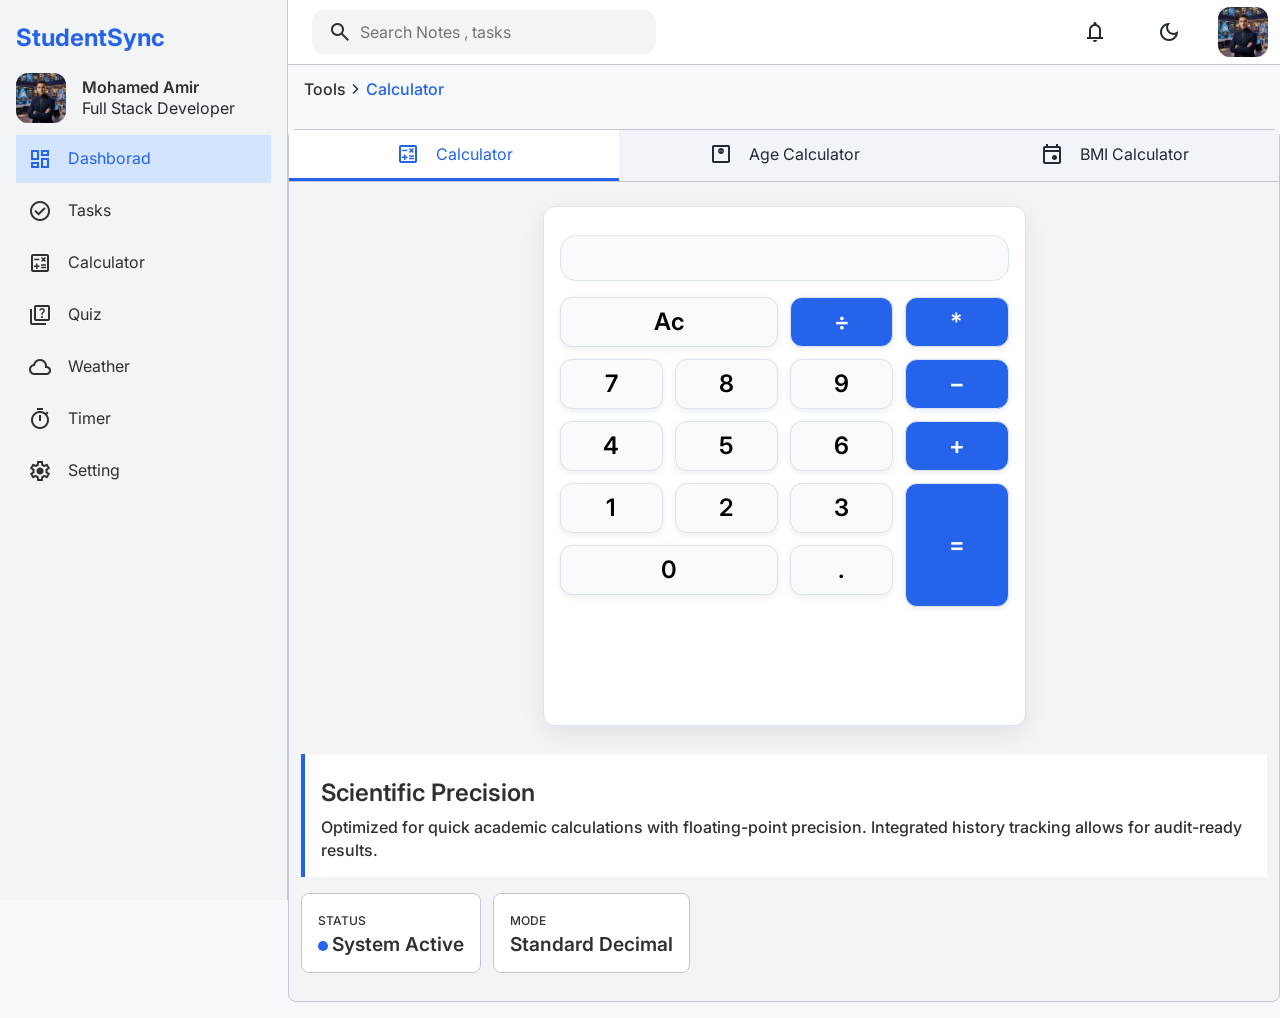
<file: pages/calculator.html>
<!DOCTYPE html>
<html lang="en">

<head>
    <meta charset="UTF-8">
    <meta name="viewport" content="width=device-width, initial-scale=1.0">
    <title>Student Productivity Platform</title>
    <!-- for SEO optimizing -->
    <meta name="description" content="This page is mainly focus on the Student Productivity">
    <meta name="author" content="Mohamed Amir">
    <meta name="keywords" content="HTML , CSS , JavaScript ">
    <!-- favicons -->
    <link rel="shortcut icon" href="../Assets/Image/faviIcons.png" type="image/x-icon">
    <!-- google icons  -->
    <link rel="stylesheet"
        href="https://fonts.googleapis.com/css2?family=Material+Symbols+Outlined:opsz,wght,FILL,GRAD@24,400,0,0" />
    <!-- google font Inter -->
    <link rel="preconnect" href="https://fonts.googleapis.com">
    <link rel="preconnect" href="https://fonts.gstatic.com" crossorigin>
    <link
        href="https://fonts.googleapis.com/css2?family=Inter:ital,opsz,wght@0,14..32,100..900;1,14..32,100..900&display=swap"
        rel="stylesheet">
    <!-- reset css -->
    <link rel="stylesheet" href="../CSS/resetcss.css">
    <!-- common css -->
    <link rel="stylesheet" href="../CSS/commonCSS.css">
    <!-- side bar css -->
    <link rel="stylesheet" href="../CSS/sideBar.css">
    <!-- header css -->
    <link rel="stylesheet" href="../CSS/header.css">
    <link rel="stylesheet" href="../CSS/responsive.css">

    <!-- calculators css -->
    <link rel="stylesheet" href="../CSS/calculationsTools.css">
    <link rel="stylesheet" href="../CSS/calculators.css"> 
    <link rel="stylesheet" href="../CSS/agecalculator.css">
    <link rel="stylesheet" href="../CSS/bmi-calculator.css">
   
</head>

<body>
    <!-- side bar -->
    <!-- 27-06-2026 in this day build a side bar -->
    <aside class="sidebar">
        <span class="material-symbols-outlined navbaricon">
            filter_list
        </span>
        <section class="heading">
            <h1 class="maintitle">StudentSync</h1>
        </section>

        <section class="profile">
            <img src="../Assets/Image/profileImage.png" alt="Profile Image" class="avator" width="100" height="100">
            <section class="profile_role">
                <h2>Mohamed Amir</h2>
                <span>Full Stack Developer</span>
            </section>
        </section>
        <nav class="navitems">
            <a class="navitem" href="/">
                <span class="material-symbols-outlined">
                    dashboard
                </span>
                <span>Dashborad</span>
            </a>
            <a class="navitem" href="./tasks.html">
                <span class="material-symbols-outlined">
                    check_circle
                </span>
                <span>Tasks</span>
            </a>
            <!-- <a class="navitem" href="./notes.html">
                <span class="material-symbols-outlined">
                    description
                </span>
                <span>Notes</span>
            </a> -->
            <a class="navitem" href="./calculator.html">
                <span class="material-symbols-outlined">
                    calculate
                </span>
                <span>Calculator</span>
            </a>
            <a class="navitem" href="./quiz.html">
                <span class="material-symbols-outlined">
                    quiz
                </span>
                <span>Quiz</span>
            </a>
            <a class="navitem" href="./weather.html">
                <span class="material-symbols-outlined">
                    cloud
                </span>
                <span>Weather</span>
            </a>
            <a class="navitem" href="./timer.html">
                <span class="material-symbols-outlined">
                    timer
                </span>
                <span>Timer</span>
            </a>
            <a class="navitem" href="./setting.html">
                <span class="material-symbols-outlined">
                    settings
                </span>
                <span>Setting</span>
            </a>
        </nav>
    </aside>
    <!-- main content -->
    <main>
        <!-- header -->
        <header class="headers">
            <section class="searchitems">
                <section class="search">
                    <input type="text" name="search" required placeholder="Search Notes , tasks">
                    <span class="material-symbols-outlined">
                        search
                    </span>
                </section>
            </section>
            <section class="headericons">
                <section class="headericon">
                    <span class="material-symbols-outlined">
                        notifications
                    </span>
                </section>
                <section class="headericon">
                    <span class="material-symbols-outlined">
                        dark_mode
                    </span>
                </section>
                <section class="headericon">
                    <img src="../Assets/Image/profileImage.png" alt="profile Image" srcset="">
                </section>
            </section>
        </header>


        <!-- calculator and age calculators , BMI calculators  -->

        <section class="pathofdestinations">
            <span>Tools</span>
            <span class="material-symbols-outlined">
                arrow_forward_ios
            </span>
            <span>Calculators</span>
        </section>

        <!-- calculator sections -->
        <section class="calculations">
            <input type="radio" name="calculations-tab" id="calculator-tab">
            <input type="radio" name="calculations-tab" id="age-tab">
            <input type="radio" name="calculations-tab" id="bmi-tab">
            <section class="tab-buttons">
                
                <section class="tab-button">
                    <label for="calculator-tab">
                        <span class="material-symbols-outlined">
                            calculate
                        </span>
                        Calculator
                    </label>
                </section>

                <section class="tab-button">
                    <label for="age-tab">
                        <span class="material-symbols-outlined">
                            monitor_weight
                        </span>
                        Age Calculator
                    </label>
                </section>


                <section class="tab-button">
                    <label for="bmi-tab">
                        <span class="material-symbols-outlined">
                            event
                        </span>
                        BMI Calculator
                    </label>
                </section>
            </section>
            <!-- tab-contents  -->
            <section class="tab-contents">
                <section class="calculators-content">
                    
                    <!-- calculator -->
                    <section class="calculators">
                        <section class="calculator">
                            <section class="calculator-input">
                                <input type="text" id="input">
                            </section>
                            <section class="calculator-buttons">
                                <button type="button" class="ac-controls">
                                    <span>Ac</span>
                                </button>
                                <button type="button" class="operation">
                                    <span>&divide;</span> 
                                </button>
                                <button type="button" class="operation">
                                    <span>*</span> <!--multiple-->
                                </button>

                                <button type="button" class="controls">
                                    <span>7</span>
                                </button>
                                <button type="button" class="controls">
                                    <span>8</span>
                                </button>
                                <button type="button" class="controls">
                                    <span>9</span>
                                </button>
                                <button type="button" class="operation">
                                    <span>&minus;</span>  <!--minus-->
                                </button>

                                
                                <button type="button" class="controls">
                                    <span>4</span>
                                </button>
                                <button type="button" class="controls">
                                    <span>5</span>
                                </button>
                                <button type="button" class="controls">
                                    <span>6</span>
                                </button>
                                <button type="button" class="operation">
                                    <span>&plus;</span> 
                                </button> 


                                <button type="button" class="controls">
                                    <span>1</span>
                                </button>
                                <button type="button" class="controls">
                                    <span>2</span>
                                </button>
                                <button type="button" class="controls">
                                    <span>3</span>
                                </button>
                                <button type="button" class="operation equals">
                                    <span>&equals;</span> 
                                </button>


                                <button type="button" class="controls zero">
                                    <span>0</span>
                                </button>
                                <button type="button" class="controls">
                                    <span>.</span>
                                </button>
                                
                            </section>
                        </section>
                        
                    </section>
                    <sectionn class="calculators-contents">
                        <section class="calculator-content">
                            <section class="contenttitles">
                                <h2>Scientific Precision</h2>
                                <span>
                                    Optimized for quick academic calculations with floating-point
                                    precision. Integrated history tracking allows for audit-ready
                                    results.
                                </span>
                            </section>
                            <section class="feedbacks">
                                <section class="feedback">
                                    <span>STATUS</span>
                                    <span></span>
                                    <h3>System Active</h3>
                                </section>
                                <section class="feedback">
                                    <span> MODE</span>
                                    <h3>Standard Decimal  </h3>   
                                </section>
                            </section>
                        </section>
                        




                    </sectionn>
                </section>
                <section class="age-content">
                    <section class="age-calculators">
                        <section class="age-calculator">
                            <section class="age">
                                <label for="date">Date Of Birth</label>
                                <input type="date"  id="date">
                            </section>
                            <section class="age-button">
                                <button type="button">Calculate Age</button>
                            </section>
                            <section class="age-feedback">
                                <span class="material-symbols-outlined">
                                    info
                                </span>
                                <span>Calculates precise age based on UTC time.</span>
                            </section>
                        </section>
                        <section class="age-contents-data">
                            <section class="age-content-data">
                                <span class="material-symbols-outlined">
                                    cake
                                </span>
                                <span>
                                    Select your birth date to calculate exact age
                                </span>
                                <section class="result-boxes">
                                    <section class="result-box">
                                        <span>21 </span>
                                    <span>Years</span>
                                    </section>
                                    <section class="result-box">
                                        <span>10 </span>
                                    <span>Months</span>
                                    </section>
                                    <section class="result-box">
                                        <span>15 </span>
                                    <span>Days</span>
                                    </section>
                                </section>
                            </section> 
                        </section>
                    </section>
                </section>
                <section class="bmi-content">
                    <section class="bmi-calculator">
                        <section class="bmi">
                            <section class="form-control">
                                <label for="height">Height (CM)</label>
                                <input type="number" name="" id="height">
                            </section>
                            <section class="form-control">
                                <label for="weight">Weight (CM)</label>
                                <input type="number" name="" id="weight">
                            </section> 
                            <section class="form-control">
                                <button type="button" >Calculate BMI</button>
                            </section>
                        </section>
                        <section class="bmi-feedbacks">
                            <section class="bmi-feedback">
                                <span class="material-symbols-outlined">
                                    cake
                                </span>
                                <span>
                                    Enter your Height and Weight  to see the results
                                </span>
                                <section class="result-boxes">
                                    <section class="result-box">
                                        <span>21 </span>
                                    <span>Years</span>
                                    </section>
                                    <section class="result-box">
                                        <span>10 </span>
                                    <span>Months</span>
                                    </section>
                                    <section class="result-box">
                                        <span>15 </span>
                                    <span>Days</span>
                                    </section>
                                </section>
                            </section>
                        </section>
                    </section>
                </section>
            </section>
        </section> 

    </main>
    <!-- common js  -->
    <script src="../JS/common.js"></script>
<!-- calculators js -->
    <script src="../JS/calculator.js"></script>
    <!-- age calculator -->
    <script src="../JS/age-calculator.js"></script> 
    <!-- bmi calculator -->
    <script src="../JS/bmi-calculator.js"></script> 
    <!-- common js -->
    <script src="../JS/common.js"></script>

</body>

</html>
</file>
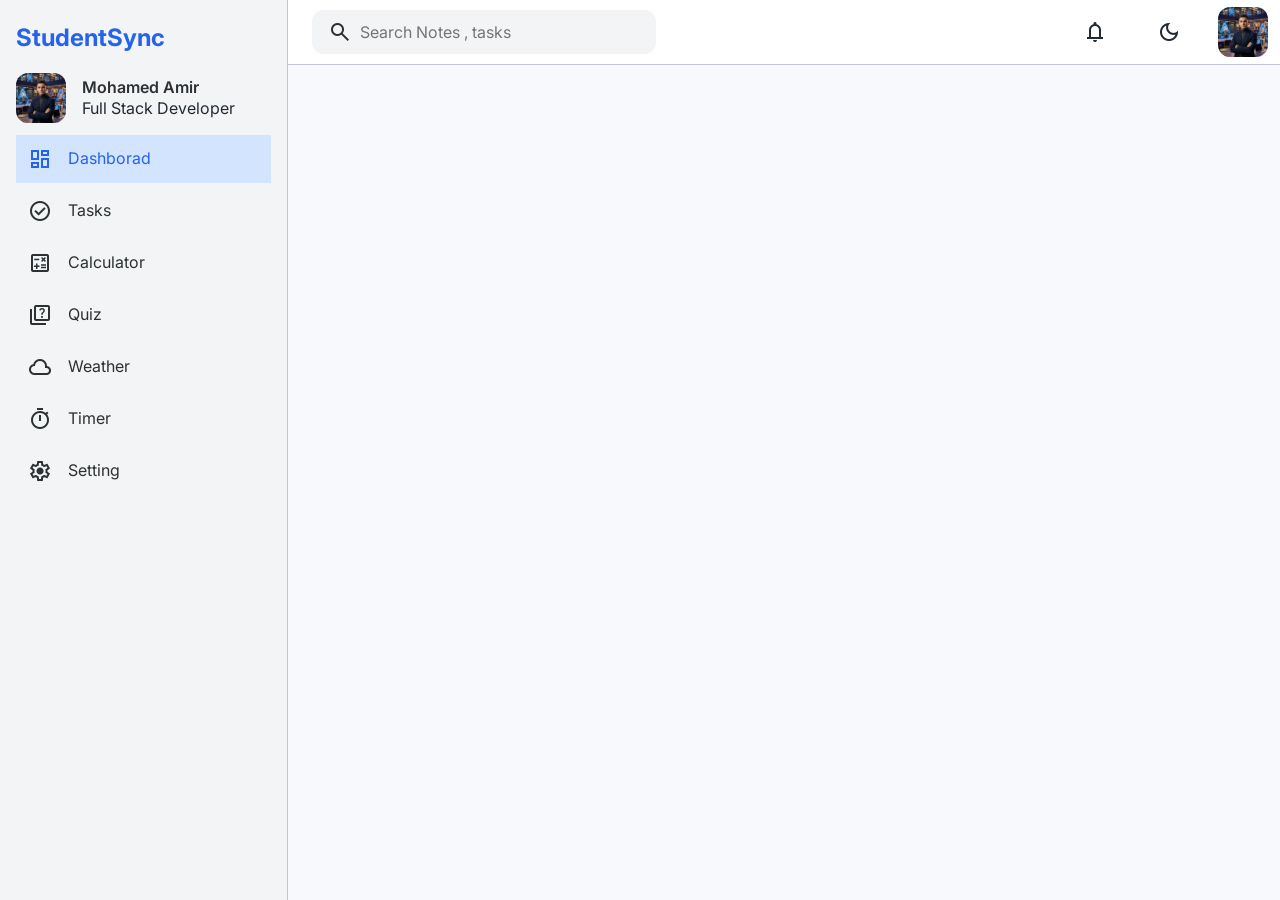
<file: pages/notes.html>
<!DOCTYPE html>
<html lang="en">

<head>
    <meta charset="UTF-8">
    <meta name="viewport" content="width=device-width, initial-scale=1.0">
    <title>Student Productivity Platform</title>
    <!-- for SEO optimizing -->
    <meta name="description" content="This page is mainly focus on the Student Productivity">
    <meta name="author" content="Mohamed Amir">
    <meta name="keywords" content="HTML , CSS , JavaScript ">
    <!-- favicons -->
    <link rel="shortcut icon" href="../Assets/Image/faviIcons.png" type="image/x-icon">
    <!-- google icons  -->
    <link rel="stylesheet"
        href="https://fonts.googleapis.com/css2?family=Material+Symbols+Outlined:opsz,wght,FILL,GRAD@24,400,0,0" />
    <!-- google font Inter -->
    <link rel="preconnect" href="https://fonts.googleapis.com">
    <link rel="preconnect" href="https://fonts.gstatic.com" crossorigin>
    <link
        href="https://fonts.googleapis.com/css2?family=Inter:ital,opsz,wght@0,14..32,100..900;1,14..32,100..900&display=swap"
        rel="stylesheet">
    <!-- reset css -->
    <link rel="stylesheet" href="../CSS/resetcss.css">
    <!-- common css -->
    <link rel="stylesheet" href="../CSS/commonCSS.css">
    <!-- side bar css -->
    <link rel="stylesheet" href="../CSS/sideBar.css">
    <!-- header css --> 
    <link rel="stylesheet" href="../CSS/header.css">
    <link rel="stylesheet" href="../CSS/responsive.css">
</head>

<body>
    <!-- side bar -->
    <!-- 27-06-2026 in this day build a side bar -->
    <aside class="sidebar">
        <span class="material-symbols-outlined navbaricon">
            filter_list
        </span>
        <section class="heading">
            <h1 class="maintitle">StudentSync</h1>
        </section>

        <section class="profile">
            <img src="../Assets/Image/profileImage.png" alt="Profile Image" class="avator" width="100" height="100">
            <section class="profile_role">
                <h2>Mohamed Amir</h2>
                <span>Full Stack Developer</span>
            </section>
        </section>
        <nav class="navitems">
            <a class="navitem" href="/">
                <span class="material-symbols-outlined">
                    dashboard
                </span>
                <span>Dashborad</span>
            </a>
            <a class="navitem" href="./tasks.html">
                <span class="material-symbols-outlined">
                    check_circle
                </span>
                <span>Tasks</span>
            </a>
            <!-- <a class="navitem" href="./notes.html">
                <span class="material-symbols-outlined">
                    description
                </span>
                <span>Notes</span>
            </a> -->
            <a class="navitem" href="./calculator.html">
                <span class="material-symbols-outlined">
                    calculate
                </span>
                <span>Calculator</span>
            </a>
            <a class="navitem" href="./quiz.html">
                <span class="material-symbols-outlined">
                    quiz
                </span>
                <span>Quiz</span>
            </a>
            <a class="navitem" href="./weather.html">
                <span class="material-symbols-outlined">
                    cloud
                </span>
                <span>Weather</span>
            </a>
            <a class="navitem" href="./timer.html">
                <span class="material-symbols-outlined">
                    timer
                </span>
                <span>Timer</span>
            </a>
            <a class="navitem" href="./setting.html">
                <span class="material-symbols-outlined">
                    settings
                </span>
                <span>Setting</span>
            </a>
        </nav>
    </aside>
    <!-- main content -->
    <main>
        <!-- header -->
        <header class="headers">
            <section class="searchitems">
                <section class="search">
                    <input type="text" name="search" required placeholder="Search Notes , tasks">
                    <span class="material-symbols-outlined">
                        search
                    </span>
                </section>
            </section>
            <section class="headericons">
                <section class="headericon">
                    <span class="material-symbols-outlined">
                        notifications
                    </span>
                </section>
                <section class="headericon">
                    <span class="material-symbols-outlined">
                        dark_mode
                    </span>
                </section>
                <section class="headericon">
                    <img src="../Assets/Image/profileImage.png" alt="profile Image" srcset="">
                </section>
            </section>
        </header>
    </main>
    <!-- common js  -->
    <script src="../JS/common.js"></script>
</body>

</html>
</file>
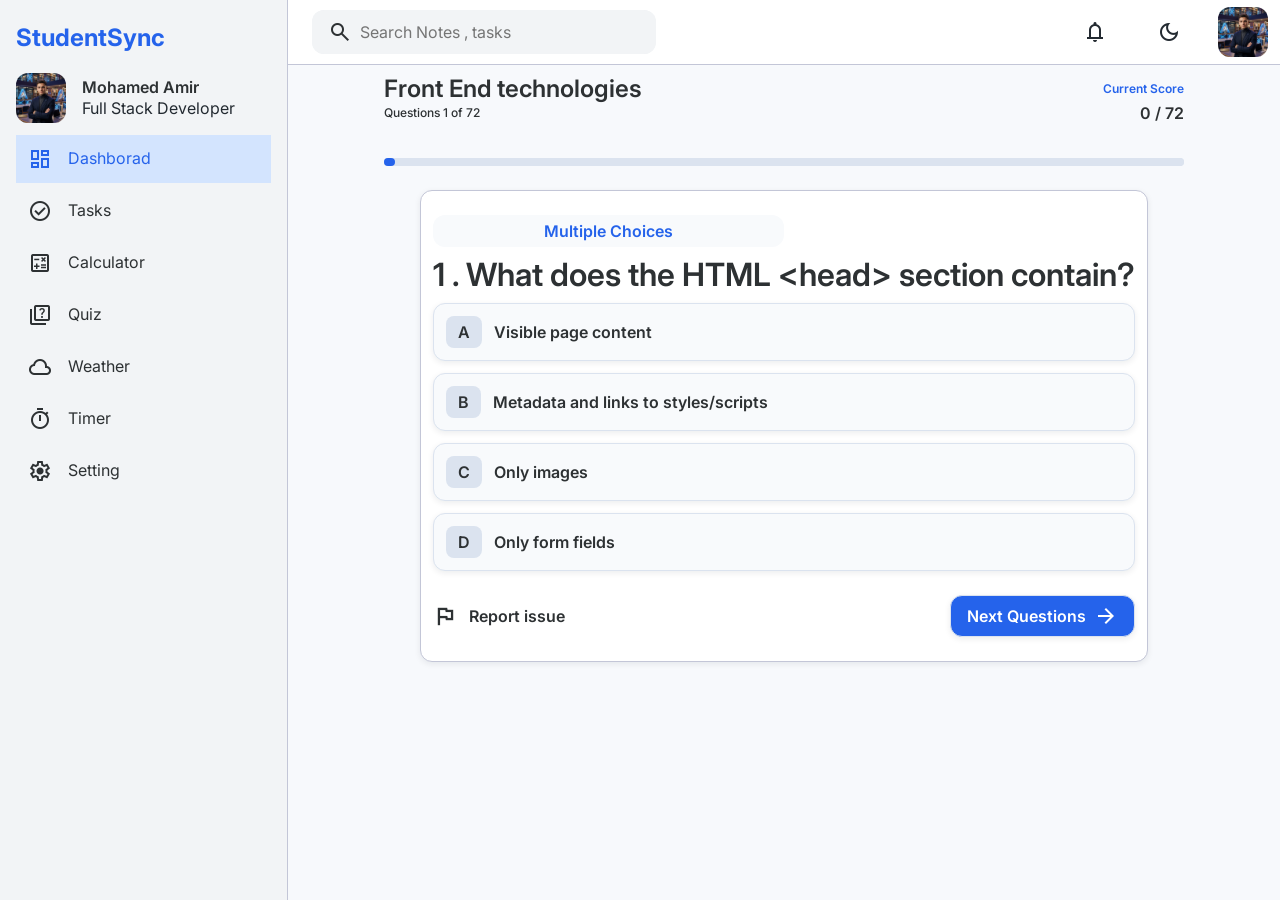
<file: pages/quiz.html>
<!DOCTYPE html>
<html lang="en">

<head>
    <meta charset="UTF-8">
    <meta name="viewport" content="width=device-width, initial-scale=1.0">
    <title>Student Productivity Platform</title>
    <!-- for SEO optimizing -->
    <meta name="description" content="This page is mainly focus on the Student Productivity">
    <meta name="author" content="Mohamed Amir">
    <meta name="keywords" content="HTML , CSS , JavaScript ">
    <!-- favicons -->
    <link rel="shortcut icon" href="../Assets/Image/faviIcons.png" type="image/x-icon">
    <!-- google icons  -->
    <link rel="stylesheet"
        href="https://fonts.googleapis.com/css2?family=Material+Symbols+Outlined:opsz,wght,FILL,GRAD@24,400,0,0" />
    <!-- google font Inter -->
    <link rel="preconnect" href="https://fonts.googleapis.com">
    <link rel="preconnect" href="https://fonts.gstatic.com" crossorigin>
    <link
        href="https://fonts.googleapis.com/css2?family=Inter:ital,opsz,wght@0,14..32,100..900;1,14..32,100..900&display=swap"
        rel="stylesheet">
    <!-- reset css -->
    <link rel="stylesheet" href="../CSS/resetcss.css">
    <!-- common css -->
    <link rel="stylesheet" href="../CSS/commonCSS.css">
    <!-- side bar css -->
    <link rel="stylesheet" href="../CSS/sideBar.css">
    <!-- header css --> 
    <link rel="stylesheet" href="../CSS/header.css">
    <link rel="stylesheet" href="../CSS/responsive.css"> 
    <!-- quiz css -->
    <link rel="stylesheet" href="../CSS/quiz.css">
</head>

<body>
    <!-- side bar -->
    <!-- 27-06-2026 in this day build a side bar -->
    <aside class="sidebar">
        <span class="material-symbols-outlined navbaricon">
            filter_list
        </span>
        <section class="heading">
            <h1 class="maintitle">StudentSync</h1>
        </section>

        <section class="profile">
            <img src="../Assets/Image/profileImage.png" alt="Profile Image" class="avator" width="100" height="100">
            <section class="profile_role">
                <h2>Mohamed Amir</h2>
                <span>Full Stack Developer</span>
            </section>
        </section>
        <nav class="navitems">
            <a class="navitem" href="/">
                <span class="material-symbols-outlined">
                    dashboard
                </span>
                <span>Dashborad</span>
            </a>
            <a class="navitem" href="./tasks.html">
                <span class="material-symbols-outlined">
                    check_circle
                </span>
                <span>Tasks</span>
            </a>
            <!-- <a class="navitem" href="./notes.html">
                <span class="material-symbols-outlined">
                    description
                </span>
                <span>Notes</span>
            </a> -->
            <a class="navitem" href="./calculator.html">
                <span class="material-symbols-outlined">
                    calculate
                </span>
                <span>Calculator</span>
            </a>
            <a class="navitem" href="./quiz.html">
                <span class="material-symbols-outlined">
                    quiz
                </span>
                <span>Quiz</span>
            </a>
            <a class="navitem" href="./weather.html">
                <span class="material-symbols-outlined">
                    cloud
                </span>
                <span>Weather</span>
            </a>
            <a class="navitem" href="./timer.html">
                <span class="material-symbols-outlined">
                    timer
                </span>
                <span>Timer</span>
            </a>
            <a class="navitem" href="./setting.html">
                <span class="material-symbols-outlined">
                    settings
                </span>
                <span>Setting</span>
            </a>
        </nav>
    </aside>
    <!-- main content -->
    <main>
        <!-- header -->
        <header class="headers">
            <section class="searchitems">
                <section class="search">
                    <input type="text" name="search" required placeholder="Search Notes , tasks">
                    <span class="material-symbols-outlined">
                        search
                    </span>
                </section>
            </section>
            <section class="headericons">
                <section class="headericon">
                    <span class="material-symbols-outlined">
                        notifications
                    </span>
                </section>
                <section class="headericon">
                    <span class="material-symbols-outlined">
                        dark_mode
                    </span>
                </section>
                <section class="headericon">
                    <img src="../Assets/Image/profileImage.png" alt="profile Image" srcset="">
                </section>
            </section>
        </header> 


        <!-- quiz applications -->
        <section class="quiz-containers">
            <section class="quiz-headings">
                <section class="quiz-heading-question">
                    <h2 class="quiz-type">Scientific Research Method</h2>
                    <p>Question 1 of 10</p>
                </section>
                <section class="quiz-heading-score">
                    <h2>Current Score</h2>
                    <p>0/10</p>
                </section>
            </section> 
            <section class="quiz-progresses">
                <section class="quiz-progress">
                    <progress value="0" max="10"></progress>
                </section>
            </section> 

            <!-- quiz  -->
            <section class="quiz-content">
                <section class="quiz-content-types">
                    <h2 class="quiz-choices-types">Multiple Choices</h2>
                </section> 
                <section class="quiz-contentquestions">
                    <h2>1.What is the first step in the scientific research method?</h2>
                </section> 
                <section class="quiz-content-choices">
                    <section class="quiz-content-choice">
                        <span>A</span>
                        <p>Formulating a hypothesis</p>
                    </section>
                    <section class="quiz-content-choice">
                        <span>B</span>
                        <p>Conducting experiments</p>
                    </section>
                    <section class="quiz-content-choice">
                        <span>C</span>
                        <p>Observing and gathering data</p>
                    </section>
                    <section class="quiz-content-choice">
                        <span>D</span>
                        <p>Analyzing results</p>
                    </section>
                </section> 

                <section class="quiz-content-submit">
                    <section class="quiz-content-icons">
                        <span class="material-symbols-outlined">
                            flag
                        </span> 
                        <span>
                            Report issue
                        </span>
                        
                    </section>
                    <section class="quiz-content-submit-btn">
                        <button>Next Questions
                            <span class="material-symbols-outlined">
                            arrow_forward
                        </span>

                        </button>
                        
                    </section> 
                </section>
            </section>
        </section>
    </main>
    <!-- common js  -->
    <script src="../JS/common.js"></script>
<script src="../JS/quiz.js"></script>
</body>

</html>
</file>
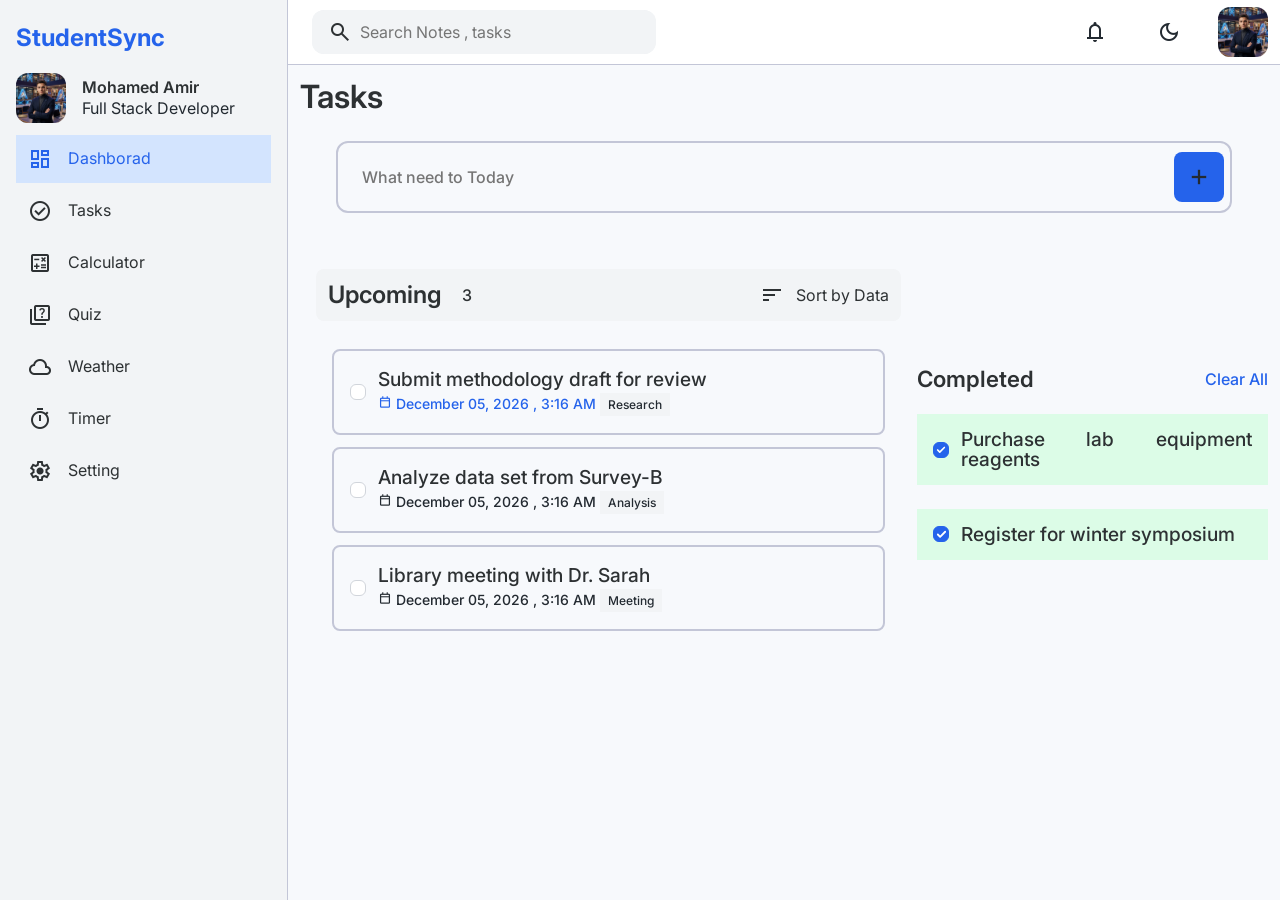
<file: pages/tasks.html>
<!DOCTYPE html>
<html lang="en">

<head>
    <meta charset="UTF-8">
    <meta name="viewport" content="width=device-width, initial-scale=1.0">
    <title>Student Productivity Platform</title>
    <!-- for SEO optimizing -->
    <meta name="description" content="This page is mainly focus on the Student Productivity">
    <meta name="author" content="Mohamed Amir">
    <meta name="keywords" content="HTML , CSS , JavaScript ">
    <!-- favicons -->
    <link rel="shortcut icon" href="../Assets/Image/faviIcons.png" type="image/x-icon">
    <!-- google icons  -->
    <link rel="stylesheet"
        href="https://fonts.googleapis.com/css2?family=Material+Symbols+Outlined:opsz,wght,FILL,GRAD@24,400,0,0" />
    <!-- google font Inter -->
    <link rel="preconnect" href="https://fonts.googleapis.com">
    <link rel="preconnect" href="https://fonts.gstatic.com" crossorigin>
    <link
        href="https://fonts.googleapis.com/css2?family=Inter:ital,opsz,wght@0,14..32,100..900;1,14..32,100..900&display=swap"
        rel="stylesheet">
    <!-- reset css -->
    <link rel="stylesheet" href="../CSS/resetcss.css">
    <!-- common css -->
    <link rel="stylesheet" href="../CSS/commonCSS.css">
    <!-- side bar css -->
    <link rel="stylesheet" href="../CSS/sideBar.css">
    <!-- header css -->
    <link rel="stylesheet" href="../CSS/header.css">
    <link rel="stylesheet" href="../CSS/responsive.css">

    <!-- tasks css -->
    <link rel="stylesheet" href="../CSS/tasks.css">
</head>

<body>
    <!-- side bar -->
    <!-- 27-06-2026 in this day build a side bar -->
    <aside class="sidebar">
        <span class="material-symbols-outlined navbaricon">
            filter_list
        </span>
        <section class="heading">
            <h1 class="maintitle">StudentSync</h1>
        </section>

        <section class="profile">
            <img src="../Assets/Image/profileImage.png" alt="Profile Image" class="avator" width="100" height="100">
            <section class="profile_role">
                <h2>Mohamed Amir</h2>
                <span>Full Stack Developer</span>
            </section>
        </section>
        <nav class="navitems">
            <a class="navitem" href="/">
                <span class="material-symbols-outlined">
                    dashboard
                </span>
                <span>Dashborad</span>
            </a>
            <a class="navitem" href="./tasks.html">
                <span class="material-symbols-outlined">
                    check_circle
                </span>
                <span>Tasks</span>
            </a>
            <!-- <a class="navitem" href="./notes.html">
                <span class="material-symbols-outlined">
                    description
                </span>
                <span>Notes</span>
            </a> -->
            <a class="navitem" href="./calculator.html">
                <span class="material-symbols-outlined">
                    calculate
                </span>
                <span>Calculator</span>
            </a>
            <a class="navitem" href="./quiz.html">
                <span class="material-symbols-outlined">
                    quiz
                </span>
                <span>Quiz</span>
            </a>
            <a class="navitem" href="./weather.html">
                <span class="material-symbols-outlined">
                    cloud
                </span>
                <span>Weather</span>
            </a>
            <a class="navitem" href="./timer.html">
                <span class="material-symbols-outlined">
                    timer
                </span>
                <span>Timer</span>
            </a>
            <a class="navitem" href="./setting.html">
                <span class="material-symbols-outlined">
                    settings
                </span>
                <span>Setting</span>
            </a>
        </nav>
    </aside>
    <!-- main content -->
    <main>
        <!-- header -->
        <header class="headers">
            <section class="searchitems">
                <section class="search">
                    <input type="text" name="search" required placeholder="Search Notes , tasks">
                    <span class="material-symbols-outlined">
                        search
                    </span>
                </section>
            </section>
            <section class="headericons">
                <section class="headericon">
                    <span class="material-symbols-outlined">
                        notifications
                    </span>
                </section>
                <section class="headericon">
                    <span class="material-symbols-outlined">
                        dark_mode
                    </span>
                </section>
                <section class="headericon">
                    <img src="../Assets/Image/profileImage.png" alt="profile Image" srcset="">
                </section>
            </section>
        </header>

        <!-- sections tasks title and inputs  -->
        <section class="headtitles">
            <h2>Tasks</h2>
        </section>

        <!-- inputs  -->
        <section class="tasksinputs">
            <input type="text" id="addinput" placeholder="What need to Today">
            <section class="addbtn">
                <span class="material-symbols-outlined">
                    add
                </span>
            </section>
        </section>

        <!-- task added  -->
        <section class="tasklists">
            <section class="tasklistitem">
                <!-- first titles -->
                <section class="tasksheadtitles">
                    <section class="taskheadtitle">
                        <h2>Upcoming</h2>
                        <span>4</span>
                    </section>
                    <section class="sortlist">
                        <span class="material-symbols-outlined">
                            sort
                        </span>
                        <span>Sort by Data</span>
                        <section class="sortlistitem">
                            <span>Completed</span>
                            <span>Pending</span>
                            <!-- <span>on Going</span> -->
                        </section>
                    </section>
                </section>
                <!-- tasklist items -->
                <section class="taskappenditems">
                    <section class="taskappenditem">
                        <input type="checkbox" class="appendinputs">
                        <section class="taskappendcontents">
                            <h2>Submit methodology draft for review</h2>
                            <span class="material-symbols-outlined">
                                calendar_today
                            </span>
                            <span>Today, 5:00 PM </span> <span>Research</span>
                        </section>
                    </section>
                    <section class="taskappenditem">
                        <input type="checkbox" class="appendinputs">
                        <section class="taskappendcontents">
                            <h2>Analyze data set from Survey-B</h2>
                            <span class="material-symbols-outlined">
                                calendar_today
                            </span>
                            <span>Tomorrow </span> <span>Analysis</span>
                        </section>
                    </section>
                    <section class="taskappenditem">
                        <input type="checkbox" class="appendinputs">
                        <section class="taskappendcontents">
                            <h2>Library meeting with Dr. Sarah</h2>
                            <span class="material-symbols-outlined">
                                calendar_today
                            </span>
                            <span>M Oct 28, 10:30 AM</span> <span>Meeting</span>
                        </section>
                    </section>
                </section>
            </section>
            <section class="tasklistcontents">
                <section class="tasklistcontent">
                    <section class="tasklisthead">
                        <h2>
                            Completed
                        </h2>
                        <p>Clear All</p>
                    </section>
                    <section class="tasklistcompleted">
                        <input type="checkbox" class="appendinputs">
                        <h2>Purchase lab equipment reagents</h2>
                    </section>
                    <section class="tasklistcompleted">
                        <input type="checkbox" class="appendinputs">
                        <h2>Register for winter symposium</h2>
                    </section>
                </section>
            </section>
        </section>

    </main>
    <!-- task script  -->
    <script src="../JS/tasks.js"></script>
    <!-- common js  -->
    <script src="../JS/common.js"></script>
</body>

</html>
</file>
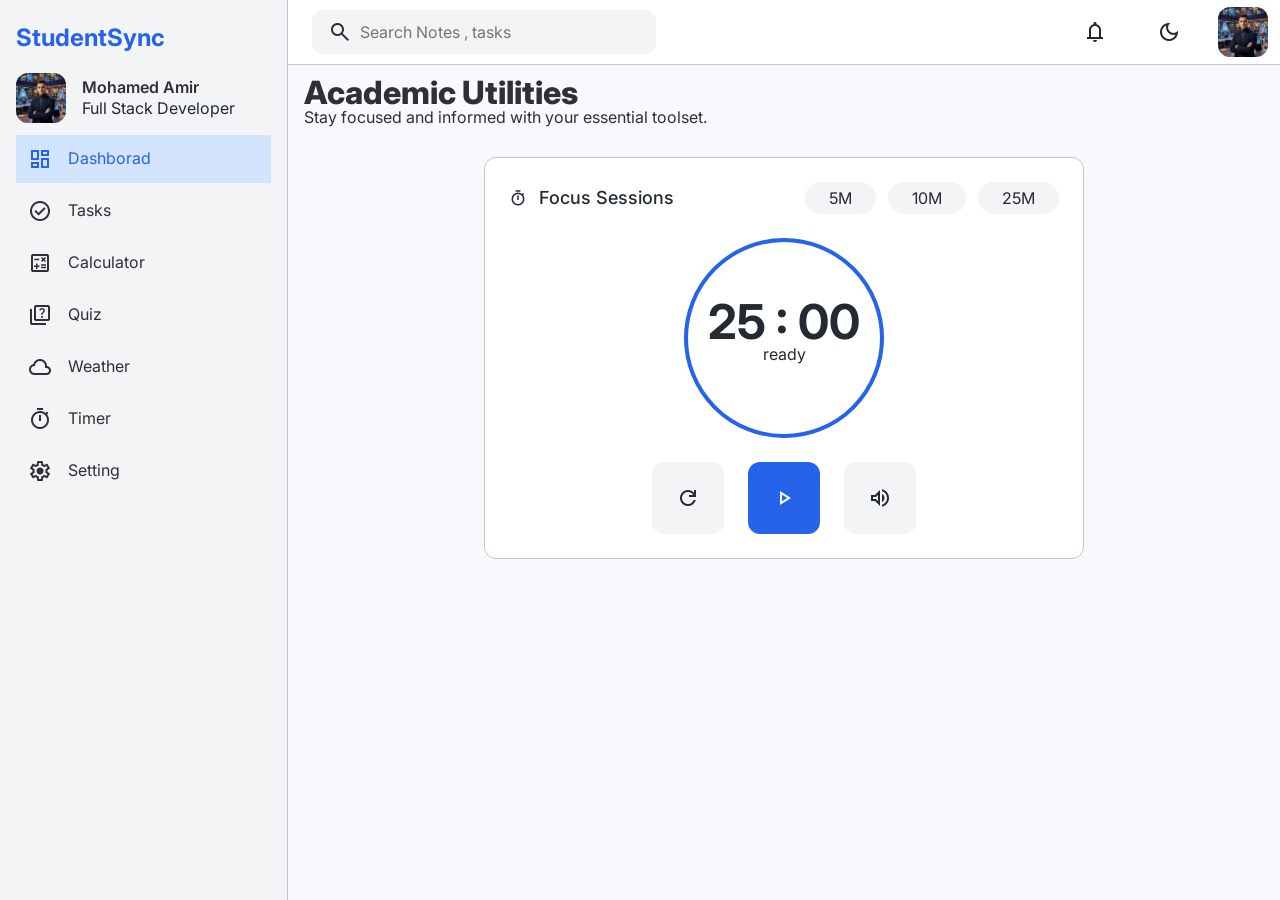
<file: pages/timer.html>
<!DOCTYPE html>
<html lang="en">

<head>
    <meta charset="UTF-8">
    <meta name="viewport" content="width=device-width, initial-scale=1.0">
    <title>Student Productivity Platform</title>
    <!-- for SEO optimizing -->
    <meta name="description" content="This page is mainly focus on the Student Productivity">
    <meta name="author" content="Mohamed Amir">
    <meta name="keywords" content="HTML , CSS , JavaScript ">
    <!-- favicons -->
    <link rel="shortcut icon" href="../Assets/Image/faviIcons.png" type="image/x-icon">
    <!-- google icons  -->
    <link rel="stylesheet"
        href="https://fonts.googleapis.com/css2?family=Material+Symbols+Outlined:opsz,wght,FILL,GRAD@24,400,0,0" />
    <!-- google font Inter -->
    <link rel="preconnect" href="https://fonts.googleapis.com">
    <link rel="preconnect" href="https://fonts.gstatic.com" crossorigin>
    <link
        href="https://fonts.googleapis.com/css2?family=Inter:ital,opsz,wght@0,14..32,100..900;1,14..32,100..900&display=swap"
        rel="stylesheet">
    <!-- reset css -->
    <link rel="stylesheet" href="../CSS/resetcss.css">
    <!-- common css -->
    <link rel="stylesheet" href="../CSS/commonCSS.css">
    <!-- side bar css -->
    <link rel="stylesheet" href="../CSS/sideBar.css">
    <!-- header css -->
    <link rel="stylesheet" href="../CSS/header.css">
    <!-- weather css  -->
    <link rel="stylesheet" href="../CSS/weather.css">
    <link rel="stylesheet" href="../CSS/responsive.css">

    <!-- timercss -->
    <link rel="stylesheet" href="../CSS/timer.css">
</head>

<body>
    <!-- side bar -->
    <!-- 27-06-2026 in this day build a side bar -->
    <aside class="sidebar">
        <span class="material-symbols-outlined navbaricon">
            filter_list
        </span>
        <section class="heading">
            <h1 class="maintitle">StudentSync</h1>
        </section>

        <section class="profile">
            <img src="../Assets/Image/profileImage.png" alt="Profile Image" class="avator" width="100" height="100">
            <section class="profile_role">
                <h2>Mohamed Amir</h2>
                <span>Full Stack Developer</span>
            </section>
        </section>
        <nav class="navitems">
            <!-- new entry button -->
            <!-- <button class=" additem">
                <span class="material-symbols-outlined">
                    add
                </span>
                New Entry
            </button> -->
            <a class="navitem" href="/">
                <span class="material-symbols-outlined">
                    dashboard
                </span>
                <span>Dashborad</span>
            </a>
            <a class="navitem" href="./tasks.html">
                <span class="material-symbols-outlined">
                    check_circle
                </span>
                <span>Tasks</span>
            </a>
            <!-- <a class="navitem" href="./notes.html">
                <span class="material-symbols-outlined">
                    description
                </span>
                <span>Notes</span>
            </a> -->
            <a class="navitem" href="./calculator.html">
                <span class="material-symbols-outlined">
                    calculate
                </span>
                <span>Calculator</span>
            </a>
            <a class="navitem" href="./quiz.html">
                <span class="material-symbols-outlined">
                    quiz
                </span>
                <span>Quiz</span>
            </a>
            <a class="navitem" href="./weather.html">
                <span class="material-symbols-outlined">
                    cloud
                </span>
                <span>Weather</span>
            </a>
            <a class="navitem" href="./timer.html">
                <span class="material-symbols-outlined">
                    timer
                </span>
                <span>Timer</span>
            </a>
            <a class="navitem" href="./setting.html">
                <span class="material-symbols-outlined">
                    settings
                </span>
                <span>Setting</span>
            </a>
        </nav>
    </aside>
    <!-- main content -->
    <main>
        <!-- header -->
        <header class="headers">
            <section class="searchitems">
                <section class="search">
                    <input type="text" name="search" required placeholder="Search Notes , tasks">
                    <span class="material-symbols-outlined">
                        search
                    </span>
                </section>
            </section>
            <section class="headericons">
                <section class="headericon">
                    <span class="material-symbols-outlined">
                        notifications
                    </span>
                </section>
                <section class="headericon">
                    <span class="material-symbols-outlined">
                        dark_mode
                    </span>
                </section>
                <section class="headericon">
                    <img src="../Assets/Image/profileImage.png" alt="profile Image" srcset="">
                </section>
            </section>
        </header>

        <!-- weather content -->

        <!-- weather title  -->
        <section class="weatherhead">
            <h1>Academic Utilities</h1>
            <p>Stay focused and informed with your essential toolset.</p>
        </section>

        <!-- timer -->
        <section class="timersections">
            <section class="timersection">
                <section class="timer">
                    <section class="timingtitle">
                        <span class="material-symbols-outlined">
                            timer
                        </span>
                        <h2>Focus Sessions</h2>
                    </section>
                    <section class="timingfunctions">
                        <section class="timingfunction">
                            <span class="timing">
                                5M
                            </span>
                        </section>
                        <section class="timingfunction">
                            <span class="timing">
                                10M
                            </span>
                        </section>
                        <section class="timingfunction">
                            <span class="timing">
                                25M
                            </span>
                        </section>
                    </section>
                </section>

                <!-- timing render -->
                <section class="timingloadings">
                    <section class="timingloading">
                        <span>25 : 00 </span>
                        <span>ready </span>
                    </section>
                </section>

                <!-- timing buttons -->
                <section class="timingbuttons">
                    <section class="timingbutton" id="refreshbtn">
                        <span class="material-symbols-outlined"  >
                            refresh
                        </span>
                    </section>
                    <section class="timingbutton" id="playbtn" >
                        <span class="material-symbols-outlined"  >
                            play_arrow
                        </span>
                    </section>
                    <section class="timingbutton" id="volumeupbtn">
                        <span class="material-symbols-outlined" >
                            volume_up
                        </span>
                    </section>
                </section>
            </section>
        </section>
    </main>
    <script src="../JS/timer.js"></script>
    <!-- common js  -->
    <script src="../JS/common.js"></script>
</body>

</html>
</file>
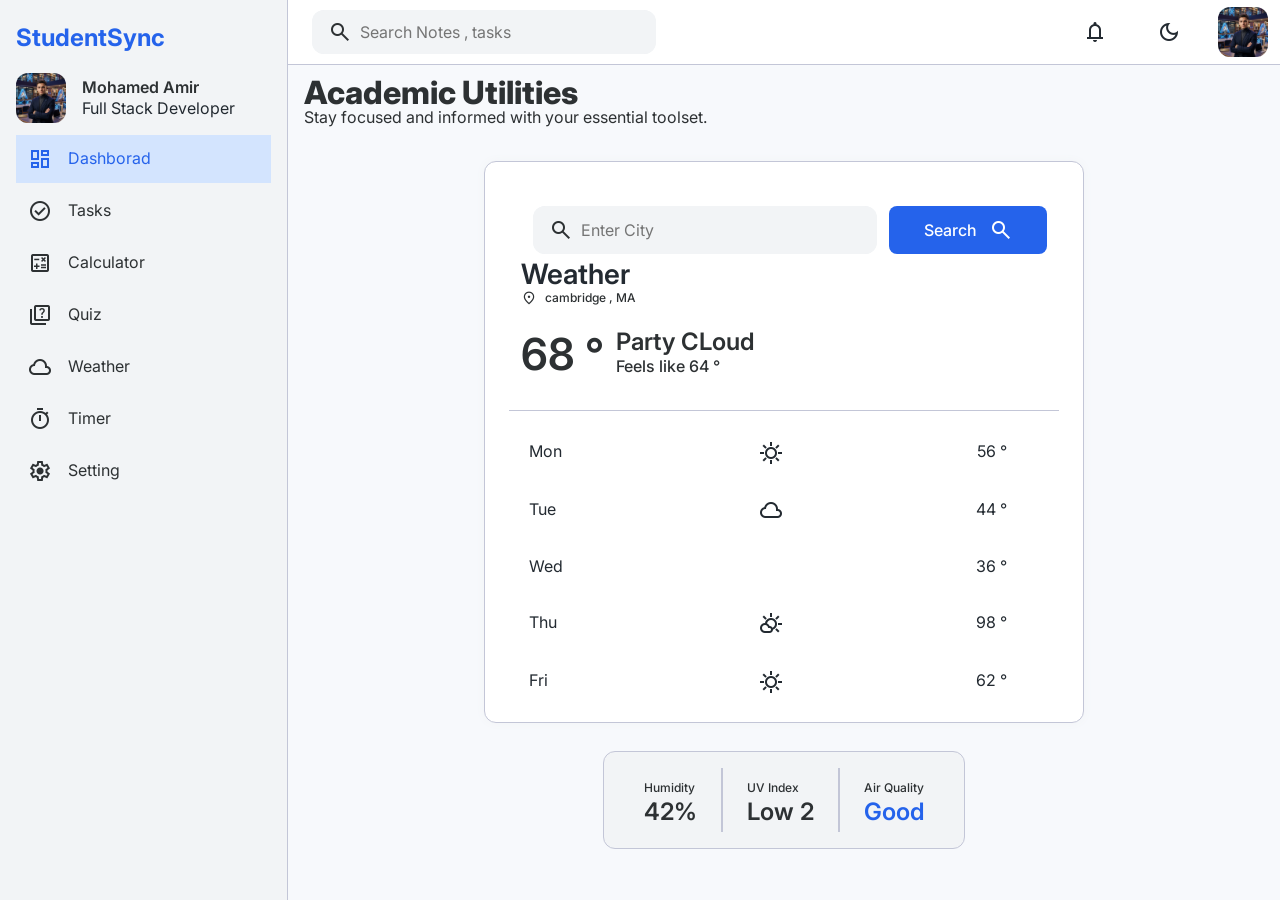
<file: pages/weather.html>
<!DOCTYPE html>
<html lang="en">

<head>
    <meta charset="UTF-8">
    <meta name="viewport" content="width=device-width, initial-scale=1.0">
    <title>Student Productivity Platform</title>
    <!-- for SEO optimizing -->
    <meta name="description" content="This page is mainly focus on the Student Productivity">
    <meta name="author" content="Mohamed Amir">
    <meta name="keywords" content="HTML , CSS , JavaScript ">
    <!-- favicons -->
    <link rel="shortcut icon" href="../Assets/Image/faviIcons.png" type="image/x-icon">
    <!-- google icons  -->
    <link rel="stylesheet"
        href="https://fonts.googleapis.com/css2?family=Material+Symbols+Outlined:opsz,wght,FILL,GRAD@24,400,0,0" />
    <!-- google font Inter -->
    <link rel="preconnect" href="https://fonts.googleapis.com">
    <link rel="preconnect" href="https://fonts.gstatic.com" crossorigin>
    <link
        href="https://fonts.googleapis.com/css2?family=Inter:ital,opsz,wght@0,14..32,100..900;1,14..32,100..900&display=swap"
        rel="stylesheet">
    <!-- reset css -->
    <link rel="stylesheet" href="../CSS/resetcss.css">
    <!-- common css -->
    <link rel="stylesheet" href="../CSS/commonCSS.css">
    <!-- side bar css -->
    <link rel="stylesheet" href="../CSS/sideBar.css">
    <!-- header css -->
    <link rel="stylesheet" href="../CSS/header.css">
    <!-- weather css  -->
    <link rel="stylesheet" href="../CSS/weather.css">
    <link rel="stylesheet" href="../CSS/responsive.css">
</head>

<body>
    <!-- side bar -->
    <!-- 27-06-2026 in this day build a side bar -->
    <aside class="sidebar">
        <span class="material-symbols-outlined navbaricon">
            filter_list
        </span>
        <section class="heading">
            <h1 class="maintitle">StudentSync</h1>
        </section>

        <section class="profile">
            <img src="../Assets/Image/profileImage.png" alt="Profile Image" class="avator" width="100" height="100">
            <section class="profile_role">
                <h2>Mohamed Amir</h2>
                <span>Full Stack Developer</span>
            </section>
        </section>
        <nav class="navitems">
            <!-- new entry button -->
            <!-- <button class=" additem">
                <span class="material-symbols-outlined">
                    add
                </span>
                New Entry
            </button> -->
            <a class="navitem" href="/">
                <span class="material-symbols-outlined">
                    dashboard
                </span>
                <span>Dashborad</span>
            </a>
            <a class="navitem" href="./tasks.html">
                <span class="material-symbols-outlined">
                    check_circle
                </span>
                <span>Tasks</span>
            </a>
            <!-- <a class="navitem" href="./notes.html">
                <span class="material-symbols-outlined">
                    description
                </span>
                <span>Notes</span>
            </a> -->
            <a class="navitem" href="./calculator.html">
                <span class="material-symbols-outlined">
                    calculate
                </span>
                <span>Calculator</span>
            </a>
            <a class="navitem" href="./quiz.html">
                <span class="material-symbols-outlined">
                    quiz
                </span>
                <span>Quiz</span>
            </a>
            <a class="navitem" href="./weather.html">
                <span class="material-symbols-outlined">
                    cloud
                </span>
                <span>Weather</span>
            </a>
            <a class="navitem" href="./timer.html">
                <span class="material-symbols-outlined">
                    timer
                </span>
                <span>Timer</span>
            </a>
            <a class="navitem" href="./setting.html">
                <span class="material-symbols-outlined">
                    settings
                </span>
                <span>Setting</span>
            </a>
        </nav>
    </aside>
    <!-- main content -->
    <main>
        <!-- header -->
        <header class="headers">
            <section class="searchitems">
                <section class="search">
                    <input type="text" name="search" required placeholder="Search Notes , tasks">
                    <span class="material-symbols-outlined">
                        search
                    </span>
                </section>
            </section>
            <section class="headericons">
                <section class="headericon">
                    <span class="material-symbols-outlined">
                        notifications
                    </span>
                </section>
                <section class="headericon">
                    <span class="material-symbols-outlined">
                        dark_mode
                    </span>
                </section>
                <section class="headericon">
                    <img src="../Assets/Image/profileImage.png" alt="profile Image" srcset="">
                </section>
            </section>
        </header>

        <!-- weather content -->

        <!-- weather title  -->
        <section class="weatherhead">
            <h1>Academic Utilities</h1>
            <p>Stay focused and informed with your essential toolset.</p>
        </section>

        <!-- weather sections -->
        <section class="weathersections">
            <section class="weathersection">
                <section class="weathersectionstitles">
                    <section class="weathersearch">
                        <section class="search">
                            <input type="text" id="searchcity" placeholder="Enter City">
                            <span class="material-symbols-outlined">
                                search
                            </span>
                        </section>
                        <button type="button" id="searchbtn">
                            Search
                            <span class="material-symbols-outlined">
                                search
                            </span>
                        </button>
                        </section>
                    <section class="weathersectionslocation">
                        <h2>
                            Weather
                        </h2>
                        <p>
                            <span class="material-symbols-outlined">
                                location_on
                            </span>
                            <span id="cityname">
                                cambridge , MA
                            </span>
                        </p>
                    </section>
                    <section class="weathersectionsdatas">
                        <h2 id="temperature">
                            68 &deg;
                        </h2>
                        <section class="weathersectiondata">
                            <h3 id="weathertype">
                                Party CLoud
                            </h3>
                            <p id="feelslike">
                                Feels like 64 &deg;
                            </p>
                        </section>
                    </section>
                </section>
                <table class="autualweatherdata">
                    <tr>
                        <td>
                            Mon
                        </td>
                        <td>
                            <span class="material-symbols-outlined">
                                sunny
                            </span>
                        </td>
                        <td>
                            56 &deg;
                        </td>
                    </tr>
                    <tr>
                        <td>
                            Tue
                        </td>
                        <td>
                            <span class="material-symbols-outlined">
                                cloud
                            </span>
                        </td>
                        <td>
                            44 &deg;
                        </td>
                    </tr>
                    <tr>
                        <td>
                            Wed
                        </td>
                        <td>
                            <span class="material-symbols-outlined">

                            </span>
                        </td>
                        <td>
                            36 &deg;
                        </td>
                    </tr>
                    <tr>
                        <td>
                            Thu
                        </td>
                        <td>
                            <span class="material-symbols-outlined">
                                partly_cloudy_day
                            </span>
                        </td>
                        <td>
                            98 &deg;
                        </td>
                    </tr>
                    <tr>
                        <td>
                            Fri
                        </td>
                        <td>
                            <span class="material-symbols-outlined">
                                sunny
                            </span>
                        </td>
                        <td>
                            62 &deg;
                        </td>
                    </tr>

                </table>
            </section>

            <!-- autual data -->
            <!-- section -->
            <section class="weatherdatas">
                <section class="weatherdata">
                    <p >Humidity</p>
                    <h2 id="humidity">42%</h2>
                </section>
                <section class="weatherdata">
                    <p>UV Index</p>
                    <h2 id="pressure">Low 2</h2>
                </section>
                <section class="weatherdata">
                    <p>Air Quality</p>
                    <h2 id="visibility">Good</h2>
                </section>
            </section>
        </section>
    </main>
    <script src="../JS/weather.js"></script>
    <!-- common js  -->
    <script src="../JS/common.js"></script>
</body>

</html>
</file>
<file: CSS/commonCSS.css>
*{
    padding: 0;
    margin: 0;
    box-sizing: border-box;
    font-family: "Inter" , sans-serif;
}
:root{
    --primary-color:rgba(242, 244 ,246 , 1);
    --secondary-color:#2563EB;
    --border-color:rgba(195, 198 , 215 , 1);
    --navitem-hoverColor:rgba(230,232,234,1);
    --text-color:#2d3133;
    --scroll-bar-thumb-color: #94a3b8;
        --scroll-bar-thumb-hover-color: #64748b;
        --scroll-bar-track-color: #f1f5f9;
}
::-webkit-scrollbar {
  width: 8px;
}

::-webkit-scrollbar-track {
  background-color: var(--scroll-bar-track-color);
}

::-webkit-scrollbar-thumb {
  background-color: var(--scroll-bar-thumb-color);
  border-radius: 999px;
  transition: all 0.3s ease-in-out;
}

::-webkit-scrollbar-thumb:hover {
  background-color: var(--scroll-bar-thumb-hover-color);
}
</file>
<file: CSS/sideBar.css>
/* side bar */ 
/* variables for color */
:root{
    --primary-color:rgba(242, 244 ,246 , 1);
    --secondary-color:#2563EB;
    --border-color:rgba(195, 198 , 215 , 1);
    --navitem-hoverColor:rgba(230,232,234,1);
    --text-color:#2d3133;
}

.sidebar{ 
    position: fixed;
    left: 0;
    right: 0;
    width: 18rem;
    height: 100vh;
    padding: 16px;
    background-color: var(--primary-color); 
    border-right:1px solid  var(--border-color); 
    font-family: "Inter" , sans-serif;
    line-height: 1.3rem;
    z-index: 1000;
}
/* navbar icons  */
.navbaricon{
    display: none;
}
/* title */
.maintitle{
    color:var(--secondary-color);
    padding: 12px 0;
    font-size: 24px;
    font-weight: 700;
}
/* profile styles */ 
.profile{
    display: flex;
    align-items: center;
    gap: 16px;
    margin: 12px 0;
}
/* profile image */
.profile img{
    width: 50px;
    height: 50px;
    border-radius: 12px;

} 
/* profile image near h2 , p style */
.profile_role > h2{
    font-size: 16px;
    color: var(--text-color);
    font-weight: 600;
}

/* nav item or sections */
.navitem{
    display: flex;
    align-items: center;
    gap: 16px;
    padding: 12px ;
    transition: background-color 0.3s ease-out;
    margin-top: 4px;
    cursor: pointer;
    text-decoration: none; 
    color: var(--text-color);
}


/* second navitems background color */
.navitem:first-of-type{
    background-color: rgba(211, 228, 254, 1);
    color: var(--secondary-color);
}
/* inside a navitem 2nd span styles  */
.navitem span:nth-of-type(2){
    font-size: 16px;
    font-weight: 400;
} 
/* hover proper for navitem */ 

.navitem:hover{
    background-color: var(--navitem-hoverColor);
    color: #191c1e;
}
.navitem.active{
    background-color: rgba(211, 228, 254, 1);
    color: var(--white-background);
}
.navitem:active{
    background-color: rgba(211, 228, 254, 1);
    color: var(--white-background);
}
</file>
<file: CSS/header.css>
:root{
    --primary-color:rgba(242, 244 ,246 , 1);
    --secondary-color:#2563EB;
    --border-color:rgba(195, 198 , 215 , 1);
    --navitem-hoverColor:rgba(230,232,234,1);
    --text-color:#2d3133;
}
main{
    /* positions is fixed for sidebar so that overhide so unhide using the margin-left */
    margin-left: 18rem;
}
/* headers */
.headers{
    display: flex;
    justify-content: space-between;
    background-color: #fff;
    position: sticky;
    top: 0;
    border-bottom: 1px solid var(--border-color);
    padding: 2px 12px;
    z-index: 1000;
}
/* search of sections */
.search{
    position: relative; 
    margin: 8px 12px;
    background-color: var(--primary-color);
    border-radius: 12px;
    transition:  transform 0.3s ease-in-out;

}
/* hover for search include input , sapn */
.search:hover{
    transform: translateY(-4px);
}
/* select the search input */
.search > input[type="text"]{
    background-color: var(--primary-color);
    border-radius: 12px;
    padding: 12px 3rem;
    color: var(--text-color);
    outline: none;
    border: none;
    transition: outline 0.3s ease-in-out , transform 0.3s ease-in-out;
    &:focus{
        border: none;
        outline: 2px solid var(--secondary-color);
    }
}


/* search icon */
.search >span{
    position: absolute;
    left: 4px;
    top: 50%;
    transform: translate(50%,-50%);
    color: var(--text-color);
}

/* headericons notification , darkmode */
.headericons{
    display: flex;
    align-items: center;
    gap: 24px;
    margin-left: 12px;
}
/* headericon */ 
/* each icons style */
.headericon{
    display: flex;
    justify-content: center;
    align-items: center;
    width: 50px;
    height: 50px;
    border-radius: 12px;
    transition: background-color 0.3s ease-in-out;
    cursor: pointer;
}
.headericon:hover{
    background-color: var(--primary-color);
}

/* image inside a headericon */
.headericon > img{
    border-radius: 12px;
    width: 50px;
    height: 50px;
}
</file>
<file: CSS/responsive.css>
/* Responsive layout for StudentSync dashboard */

html {
    box-sizing: border-box;
    overflow-x: hidden;
    scroll-behavior: smooth;
}

*,
*::before,
*::after {
    box-sizing: inherit;
}

body {
    margin: 0;
    padding: 0;
    min-width: 320px;
    background-color: #f7f9fc;
    color: #232a31;
    font-family: "Inter", sans-serif;
}

img,
canvas,
svg,
iframe {
    max-width: 100%;
    height: auto;
    display: block;
}

button,
input,
textarea,
select {
    font: inherit;
}

/* Layout helpers */
.container {
    width: min(1170px, calc(100% - 32px));
    margin: 0 auto;
}

.flex-center {
    display: flex;
    align-items: center;
    justify-content: center;
}

.card {
    border-radius: 18px;
    background: #ffffff;
    box-shadow: 0 16px 40px rgba(20, 24, 44, 0.08);
}

/* Sidebar and main layout */
.sidebar {
    transition: width 0.3s ease, padding 0.3s ease;
}

main {
    transition: margin-left 0.3s ease, padding 0.3s ease;
}

/* Responsive grid adjustments */
@media (max-width: 1180px) {
    .tasknotes,
    .weather,
    .tasks,
    .notes,
    .waetheritems,
    .weatherdatachanging,
    .tasklistitem,
    .tasklistcontents {
        width: 100%;
    }

    .barcharts {
        grid-template-columns: 1fr 1fr;
        gap: 1rem;
    }

    .weatherdatachangingtext,
    .headtitles,
    .taskappendcontents > h2,
    .tasklistcompleted > h2 {
        font-size: 1.1rem;
    }
}

@media (max-width: 992px) {
    .sidebar {
        width: 5rem;
        padding: 14px 10px;
    }

    .navbaricon {
        display: flex;
        justify-content: center;
        color: var(--secondary-color);
        margin: 10px 0 18px;
    }

    .heading,
    .profile_role,
    .navitem span:nth-of-type(2) {
        display: none;
    }

    .profile {
        justify-content: center;
        margin: 10px 0 18px;
    }

    .profile img {
        width: 44px;
        height: 44px;
    }

    .navitem {
        justify-content: center;
        gap: 0;
        padding: 12px 10px;
    }

    main {
        margin-left: 5rem;
        padding: 16px;
    }

    .headers {
        gap: 14px;
        padding: 10px 14px;
    }

    .search {
        margin: 10px 0;
    }

    .search > input[type="text"] {
        width: 100%;
        padding: 14px 1rem 14px 3rem;
    }

    .headericons {
        gap: 10px;
        margin-left: 0;
    }

    .headericon,
    .headericon > img {
        width: 44px;
        height: 44px;
    }

    .welcomepage,
    .tasknotes,
    .weather {
        flex-direction: column;
    }

    .welcometime {
        align-items: flex-start;
        margin-top: 14px;
    }

    .tasks,
    .notes,
    .waetheritems,
    .weatherdatachanging {
        width: 100%;
        margin-left: 0;
    }

    .notes,
    .weatherdatachanging {
        margin-top: 14px;
    }

    .weather {
        margin: 14px 0;
    }

    .barcharts {
        grid-template-columns: 1fr;
        margin-right: 0;
    }

    .linechart,
    .roundchart {
        height: 360px;
    }

    body .headtitles {
        margin: 18px 16px;
    }

    body .tasksinputs {
        margin: 16px 16px;
    }

    body .tasksinputs > input[type="text"] {
        margin: 12px 0;
        padding: 18px 74px 18px 18px;
    }

    body .addbtn {
        right: 12px;
    }

    body .tasklists {
        flex-direction: column;
        align-items: stretch;
        gap: 16px;
        padding: 14px 16px;
    }

    body .tasklistitem,
    body .tasklistcontents {
        width: 100%;
        padding: 0;
    }

    body .taskappenditems {
        padding: 14px 0;
    }

    body .tasklisthead,
    body .tasklistcompleted {
        margin-left: 0;
        margin-right: 0;
    }
}

@media (max-width: 700px) {
    .sidebar {
        position: sticky;
        top: 0;
        width: 100%;
        height: auto;
        padding: 12px 16px;
        border-right: 0;
        border-bottom: 1px solid rgba(195, 198, 215, 1);
    }

    .navbaricon {
        display: none;
    }

    .heading {
        display: block;
    }

    .maintitle {
        padding: 8px 0 12px;
        font-size: 22px;
    }

    .profile {
        display: none;
    }

    .navitems {
        display: flex;
        gap: 10px;
        overflow-x: auto;
        padding-bottom: 6px;
        scrollbar-width: none;
    }

    .navitems::-webkit-scrollbar {
        display: none;
    }

    .navitem {
        flex: 0 0 auto;
        min-width: 58px;
        margin-top: 0;
        border-radius: 10px;
        padding: 12px 10px;
    }

    main {
        margin-left: 0;
        padding: 18px 16px;
    }

    .headers {
        position: static;
        flex-wrap: wrap;
        align-items: center;
        gap: 14px;
        padding: 10px 0;
    }

    .searchitems {
        flex: 1 1 100%;
        order: 2;
    }

    .headericons {
        width: 100%;
        justify-content: flex-end;
        order: 1;
    }

    .welcomepage {
        padding: 18px 0;
    }

    .welcometitle {
        line-height: 1.6rem;
    }

    .welcometitle > h2 {
        font-size: 1.8rem;
    }

    .welcometitle > p {
        margin-top: 8px;
        font-size: 1rem;
    }

    .welcometime span:first-of-type {
        font-size: 1.35rem;
    }

    .welcometime span:last-of-type {
        font-size: 0.9rem;
    }

    .tasknotes {
        padding: 8px 0;
    }

    .task {
        align-items: flex-start;
        gap: 10px;
    }

    .taskitem {
        min-width: 0;
        padding: 14px 8px;
    }

    .taskitem p {
        overflow-wrap: break-word;
    }

    .taskitem > h2:first-of-type,
    .noteitem > h2 {
        font-size: 20px;
    }

    .toltip {
        padding: 8px 14px;
        white-space: nowrap;
    }

    .noteitemcard {
        line-height: 1.7rem;
    }

    .noteitemcard > h5 {
        font-size: 18px;
    }

    .weatherdata {
        flex-wrap: wrap;
        gap: 12px;
    }

    .weatherdatachanging {
        border-left-width: 6px;
    }

    .weatherdatachangingtext {
        font-size: 1.05rem;
        line-height: 1.75rem;
    }

    .weatherdatachangingtext > section {
        justify-content: flex-start;
    }

    .linechart,
    .roundchart {
        height: 300px;
        padding: 10px;
    }

    body .headtitles {
        margin: 12px 0;
        font-size: 1.55rem;
    }

    body .tasksinputs {
        margin: 10px 0;
    }

    body .tasksinputs > input[type="text"] {
        padding: 16px 64px 16px 16px;
        font-size: 0.98rem;
    }

    body .addbtn {
        width: 44px;
        height: 44px;
        padding: 10px;
        right: 10px;
    }

    body .tasklists {
        padding: 10px 0;
    }

    body .tasklistitem,
    body .tasklistcontents {
        width: 100%;
        padding: 0;
    }

    body .taskappenditems,
    body .tasklistcompleted {
        padding: 12px 0;
    }

    body .taskappendcontents {
        min-width: 0;
    }

    body .taskappendcontents > h2,
    body .tasklistcompleted > h2 {
        font-size: 1rem;
        line-height: 1.4rem;
    }

    body .taskappendcontents > span {
        display: inline-flex;
        align-items: center;
        margin-top: 6px;
    }
}

@media (max-width: 480px) {
    .maintitle {
        font-size: 20px;
    }

    .navitem {
        padding: 10px;
    }

    .headers {
        padding: 8px 8px;
    }

    .headericon,
    .headericon > img {
        width: 38px;
        height: 38px;
    }

    .search > input[type="text"] {
        padding: 12px 12px 12px 2.8rem;
        font-size: 0.95rem;
    }

    .welcometitle > h2 {
        font-size: 1.45rem;
    }

    .task {
        flex-direction: column;
        padding: 10px 0;
        border-bottom: 1px solid rgba(195, 198, 215, 1);
    }

    .task:last-child {
        border-bottom: 0;
    }

    .taskitem {
        width: 100%;
        padding: 8px 4px;
    }

    .taskitem:nth-child(2) {
        padding-left: 22px;
    }

    .toltip {
        font-size: 12px;
    }

    .noteitemcard,
    .weatherdatachanging,
    .waetheritems,
    .tasks,
    .notes {
        padding: 10px;
    }

    .weatheritem {
        align-items: flex-start;
    }

    .weatheritemdata > h2 {
        font-size: 28px;
    }

    .weatherimages > span {
        font-size: 58px;
    }

    .weatherdatachangingnumber {
        font-size: 20px;
    }

    .weatherdatachangingtext {
        text-align: left;
    }

    .weatherdatachangingtext > section {
        justify-content: flex-start;
    }

    .linechart,
    .roundchart {
        height: 260px;
    }

    body .headtitles {
        font-size: 1.35rem;
    }

    body .tasksinputs > input[type="text"] {
        padding: 13px 52px 13px 12px;
    }

    body .addbtn {
        width: 40px;
        height: 40px;
    }

    body .addbtn > span {
        font-size: 22px;
    }

    body .tasksheadtitles {
        gap: 8px;
    }

    body .taskheadtitle,
    body .sortlist {
        gap: 8px;
    }

    body .sortlist > span:last-of-type {
        font-size: 0.9rem;
    }

    body .taskappenditem,
    body .tasklistcompleted {
        gap: 10px;
        padding: 12px;
    }

    body .taskappenditem > input[type="checkbox"],
    body .tasklistcompleted > input[type="checkbox"] {
        flex: 0 0 16px;
        margin-top: 3px;
    }

    body .tasklisthead > h2 {
        font-size: 1.15rem;
    }

    body .tasklisthead > p {
        font-size: 0.9rem;
    }
}

/* Responsive overrides for quiz and calculator pages */

@media (max-width: 1180px) {
    .quiz-containers {
        min-width: auto;
        max-width: 100%;
        padding: 0 18px;
    }

    .quiz-headings {
        flex-wrap: wrap;
        justify-content: space-between;
    }

    .quiz-content {
        width: 100%;
        padding: 18px;
    }

    .quiz-content > .quiz-content-types {
        width: 100%;
    }

    .quiz-contentquestions > h2 {
        font-size: 28px;
    }

    .quiz-content-choices {
        gap: 10px;
    }

    .quiz-content-choice {
        min-width: 0;
    }

    .quiz-content-submit {
        flex-direction: column;
        align-items: stretch;
    }

    .quiz-content-submit-btn > button {
        width: 100%;
    }

    .calculations {
        width: 100%;
        min-width: 0;
    }

    .tab-buttons {
        grid-template-columns: repeat(3, minmax(0, 1fr));
    }
}

@media (max-width: 992px) {
    .quiz-containers {
        padding: 0 14px;
    }

    .quiz-headings {
        flex-direction: column;
        text-align: left;
    }

    .quiz-heading-question,
    .quiz-heading-score {
        width: 100%;
    }

    .quiz-content {
        padding: 16px;
    }

    .quiz-contentquestions > h2 {
        font-size: 26px;
    }

    .quiz-content-choice {
        flex-wrap: wrap;
        justify-content: flex-start;
    }

    .quiz-content-choice > p {
        flex: 1 1 100%;
        margin: 0;
    }

    .quiz-content-submit {
        gap: 10px;
    }

    .quiz-content-submit-btn {
        width: 100%;
    }

    .calculators-content {
        display: flex;
        flex-direction: column;
        gap: 1rem;
        width: 100%;
    }

    .calculators,
    .calculators-contents,
    .age-calculator,
    .age-contents-data,
    .bmi,
    .bmi-feedbacks {
        width: 100%;
        max-width: 100%;
        margin: 0;
    }

    .calculators {
        padding: 16px;
    }

    .calculator-buttons {
        grid-template-columns: repeat(4, minmax(0, 1fr));
        gap: 10px;
    }

    .calculator-buttons > button.equals {
        grid-row: auto;
    }

    .tab-buttons {
        grid-template-columns: 1fr;
    }

    .tab-button {
        padding: 14px 12px;
    }
}

@media (max-width: 700px) {
    .quiz-contentquestions > h2 {
        font-size: 22px;
    }

    .quiz-content > .quiz-content-types {
        font-size: 15px;
    }

    .quiz-content-choices {
        gap: 12px;
    }

    .calculator-buttons {
        grid-template-columns: repeat(3, minmax(0, 1fr));
    }

    .calculator-buttons > button.zero,
    .calculator-buttons > .equals {
        grid-column: auto;
        grid-row: auto;
    }

    .age-calculators,
    .bmi-calculator {
        flex-direction: column;
        gap: 16px;
    }

    .age-content-data,
    .bmi-feedback {
        width: 100%;
    }
}

@media (max-width: 480px) {
    .quiz-containers {
        padding: 0 12px;
    }

    .quiz-headings {
        gap: 8px;
    }

    .quiz-content {
        padding: 14px;
    }

    .quiz-contentquestions > h2 {
        font-size: 20px;
    }

    .tab-buttons {
        gap: 8px;
    }

    .tab-button {
        padding: 12px 10px;
        font-size: 14px;
    }

    .calculator-buttons {
        grid-template-columns: repeat(2, minmax(0, 1fr));
    }

    .calculator-buttons > button.zero,
    .calculator-buttons > button.equals {
        grid-column: span 2;
    }

    .age-calculator,
    .bmi {
        padding: 14px;
    }

    .age-content-data,
    .bmi-feedback {
        padding: 12px;
    }
}

/* bmi calculations  */
/* BMI result box + calculator tab overflow fix */
@media (max-width: 992px) {
  .calculations {
    width: 100%;
    max-width: 100%;
    padding: 14px;
    overflow: hidden;
    box-sizing: border-box;
  }

  .tab-buttons {
    grid-template-columns: repeat(3, minmax(0, 1fr));
    gap: 8px;
  }

  .tab-button {
    min-width: 0;
  }

  .tab-button > label {
    justify-content: center;
    gap: 6px;
    width: 100%;
  }

  .calculators-content,
  .age-content,
  .bmi-content,
  .calculators,
  .calculator-content,
  .age-calculator,
  .age-contents-data,
  .bmi,
  .bmi-feedbacks,
  .result-boxes {
    width: 100% !important;
    max-width: 100% !important;
    margin: 0 !important;
    padding: 0 !important;
    min-width: 0 !important;
    box-sizing: border-box !important;
  }

  .calculators,
  .age-calculator,
  .bmi {
    margin: 0 0 16px 0 !important;
    padding: 16px !important;
  }

  .calculators-content,
  .age-content,
  .bmi-content {
    display: flex !important;
    flex-direction: column !important;
    gap: 16px !important;
  }

  .bmi-feedbacks {
    flex-direction: column !important;
    gap: 12px !important;
  }

  .result-boxes {
    display: grid !important;
    grid-template-columns: repeat(auto-fit, minmax(140px, 1fr));
    gap: 12px !important;
    width: 100% !important;
  }

  .result-boxes > .result-box {
    min-width: 0 !important;
  }

  .age-calculators,
  .bmi-calculator {
    width: 100% !important;
    flex-direction: column !important;
    gap: 16px !important;
  }

  .tab-buttons {
    width: 100% !important;
    min-width: 0 !important;
  }

  .tab-button {
    min-width: 0 !important;
  }

  .tab-contents > section {
    display: none !important;
    width: 100% !important;
    box-sizing: border-box !important;
  }

  #calculator-tab:checked ~ .tab-contents .calculators-content,
  #age-tab:checked ~ .tab-contents .age-content,
  #bmi-tab:checked ~ .tab-contents .bmi-content {
    display: flex !important;
    flex-direction: column !important;
    gap: 16px !important;
  }

  #calculator-tab:checked ~ .tab-buttons .tab-button:first-of-type,
  #age-tab:checked ~ .tab-buttons .tab-button:nth-of-type(2),
  #bmi-tab:checked ~ .tab-buttons .tab-button:last-of-type {
    color: var(--secondary-color) !important;
    background-color: var(--white-background) !important;
    border-bottom-color: var(--secondary-color) !important;
  }
}

@media (max-width: 700px) {
  .calculator-buttons {
    grid-template-columns: repeat(2, minmax(0, 1fr));
  }

  .calculator-buttons > button.zero,
  .calculator-buttons > button.equals {
    grid-column: span 2 !important;
    width: 100% !important;
  }

  .bmi-feedback,
  .age-content-data,
  .age-contents-data,
  .bmi-feedbacks {
    width: 100% !important;
    min-width: 0 !important;
  }

  .tab-buttons {
    grid-template-columns: 1fr !important;
    gap: 10px !important;
  }

  .tab-button > label {
    width: 100% !important;
    justify-content: center !important;
  }

  .quiz-content {
    padding: 14px !important;
  }

  .quiz-contentquestions > h2 {
    font-size: 20px !important;
  }
}

/* Tab content display override for calculator / age / BMI tabs */
.tab-contents > section {
  display: none !important;
  width: 100% !important;
  box-sizing: border-box !important;
}

#calculator-tab:checked ~ .tab-contents .calculators-content,
#age-tab:checked ~ .tab-contents .age-content,
#bmi-tab:checked ~ .tab-contents .bmi-content {
  display: flex !important;
  flex-direction: column !important;
  gap: 16px !important;
  width: 100% !important;
}

#calculator-tab:checked ~ .tab-buttons .tab-button:first-of-type,
#age-tab:checked ~ .tab-buttons .tab-button:nth-of-type(2),
#bmi-tab:checked ~ .tab-buttons .tab-button:last-of-type {
  color: var(--secondary-color) !important;
  background-color: var(--white-background) !important;
  border-bottom-color: var(--secondary-color) !important;
}
</file>
<file: CSS/calculationsTools.css>
/* common css is implementing */  

:root{
    --primary-color:rgba(242, 244 ,246 , 1);
    --secondary-color:#2563EB;
    --border-color:rgba(195, 198 , 215 , 1);
    --navitem-hoverColor:rgba(230,232,234,1);
    --text-color:#2d3133;
} 

/* path of destinationns styles like tools > calculator */ 
.pathofdestinations{
    padding: 16px;
    color: var(--text-color); 
    font-size: 1rem;
    font-weight: 500;
} 
.pathofdestinations > span:first-of-type , .pathofdestinations > span:last-of-type{
    cursor: pointer;
}
.pathofdestinations span:nth-of-type(2){
    font-size: 12px; 
    font-weight: 600;
}
.pathofdestinations > span:last-of-type{
    color: var(--secondary-color);
} 

/*  calculator section main */
.calculations{
    margin: 16px auto;
    width: 100%;
    background-color: var(--primary-color);
    border: 1px solid var(--border-color); 
    border-radius: 8px;
} 

/* calculations actions buttons */
input[type="radio"]{
    display: none;
} 
/* tab buttions sections */
.tab-buttons{
    width: 100%;
    display: grid;
    grid-template-columns: repeat(3,1fr);
    align-items: center;
    background-color: #f1f5f9; 
    border-bottom: 1px solid var(--border-color);
}
.tab-button{ 
    padding: 12px;
    text-align: center;
    cursor: pointer;
    font-size: 16px;
    border-bottom: 3px solid transparent; 
    transition: all 0.3s ease-in-out;
    
}
/* icons amd text same align */
.tab-button > label {
    display: flex;
    justify-content: center;
    align-items: center;
    gap: 8px;

}
.tab-button span{
    margin-right: 8px;
} 

/* if clicked other buttons is hide and other content also hide  */
#calculator-tab:checked ~ .tab-buttons  .tab-button:first-of-type ,
#age-tab:checked ~ .tab-buttons  .tab-button:nth-of-type(2) ,
#bmi-tab:checked ~ .tab-buttons  .tab-button:last-of-type{
    color: var(--secondary-color); 
    background-color: var(--white-background);
    border-bottom-color: var(--secondary-color);
}
/* all contents is none */
.tab-contents > section {
    padding: 12px;
    display: none;
} 
#calculator-tab:checked  ~ .tab-contents .calculators-content{
    display: block;
}
#age-tab:checked  ~ .tab-contents .age-content{
    display: block;
}
#bmi-tab:checked  ~ .tab-contents .bmi-content{
    display: block;
}
</file>
<file: CSS/calculators.css>
:root{
    --primary-color:rgba(242, 244 ,246 , 1);
    --secondary-color:#2563EB;
    --border-color:rgba(195, 198 , 215 , 1);
    --navitem-hoverColor:rgba(230,232,234,1);
    --text-color:#2d3133;
    --white-background:#fff;
}  

/* calcultor sections */
#calculator-tab:checked ~ .tab-contents .calculators-content{
    display: flex;
    align-items: center;
    flex-direction: column;
    gap: 32px;
}

.calculators{
    flex: 0 0 520px;
    background-color: var(--white-background); 
    color: var(--white-background);
    padding: 16px;
    border-radius: 12px;
    width: 50%;
    margin: 12px;
    box-shadow: 0 0  12px var(--text-color);
    border: 1px solid #dbe3ef;
        box-shadow: 0 8px 24px rgba(15, 23, 42, 0.08);
}
/* inputs */
.calculator-input{
    display: block;
    margin: 12px 0;
}
.calculator-input > input[type="text"]{
    width: 100%;
    padding: 12px; 
    background-color: #f8fafc;
    outline: none;
    border: 1px solid #dbe3ef;
    font-size: 16px;
    font-weight: 600;
    border-radius: 16px;
    text-align: right;
    transition: 0.3s ease-in-out;
    color: var(--text-color);
}
.calculator-input > input[type="text"]:focus{
    border-color: #2563eb;
    box-shadow: 0 0 0 3px rgba(37, 99, 235, 0.12);    
}

/* button sections */
.calculator-buttons{
    margin: 16px 0;
    display: grid;
    grid-template-columns: repeat(4,1fr); 
    align-items: stretch;
    gap: 12px;
}
.calculator-buttons > button{
    background-color: #f8fafc;
    padding: 12px 16px;
    text-align: center;
    border: none;
    outline: none;
    font-weight: 600;
    font-size: 24px;
    border-radius: 12px;
    border: 1px solid #dbe3ef;
    box-shadow: 0 2px 6px rgba(15, 23, 42, 0.08);
    cursor: pointer;
}
/* background for operations like + - * / */
.calculator-buttons > .operation{
    background-color: #2563eb;
    color: white;
    
}
.calculator-buttons >button:first-of-type{
    grid-column: span 2;
    height: auto;
}
.calculator-buttons >  .equals{
    background-color: #2563eb;
    color: white;
    /* grid-row: span 2; */
    grid-row: span 3;
    
}
.calculator-buttons > button.zero{
    grid-column: span 2;
} 


/* calculators contents text  */
.calculators-contents{
    flex: 1; 
}
.calculator-content{
    display: flex;
    flex-direction: column;
} 
/* contenttitles */
.contenttitles{
    padding: 16px;
    background-color: var(--white-background); 
    border-left: 4px solid var(--secondary-color); 
    line-height: 1.4rem;
}
.contenttitles > h2{
    font-size: 1.5rem;
    color: var(--text-color);
    font-weight: 600;
    margin: 12px 0;
}
.contenttitles > span{
    font-size: 1rem;
    color: var(--text-color);
    font-weight: 500;
    margin: 12px 0;
} 
/* last calculator content */
.feedbacks{
    display: flex;
    /* justify-content: space-evenly; */
    align-items: center;
    gap: 12px;
} 
.feedback{
    background-color: var(--white-background);
    padding: 16px;
    border-radius: 8px;
    border: 1px solid var(--border-color);
    line-height: 1.4rem;
    margin: 16px 0;
}
.feedback > span:nth-of-type(2){
    display: inline-block;
    width: 10px;
    height: 10px;
    border-radius: 50%;
    background-color: var(--secondary-color);
}
.feedback > h3{
    display: inline-block;
    font-size: 1.2rem;
    font-weight: 600;
    color: var(--text-color);
}
.feedback > span{
    display: block;
    font-size: 12px;
    font-weight: 500;
    color: var(--text-color);
}
</file>
<file: CSS/agecalculator.css>
:root{
    --primary-color:rgba(242, 244 ,246 , 1);
    --secondary-color:#2563EB;
    --border-color:rgba(195, 198 , 215 , 1);
    --navitem-hoverColor:rgba(230,232,234,1);
    --text-color:#2d3133;
    --light-blue-color:#f8fafc;
    --primary-light-color:#dbe3ef;
} 

/* when clicking the element is convert into flex */
#age-tab:checked ~ .tab-contents .age-content{
    display: flex;
    align-items: center;
    flex-direction: column;
    /* gap: 32px; */
}
/* age sections */
.age-calculators{
    display: flex;
    align-items: stretch;
    gap: 12px;
    width: 100%;
    margin: 12px;
} 
.age-calculator{
    display: flex;
    flex-direction: column;
    margin: 16px auto;
    background-color: var(--white-background); 
    color: var(--text-color);
    padding: 16px;
    border-radius: 12px;
    width: 50%;
    margin: 12px;
    box-shadow: 0 0  12px var(--text-color);
    border: 1px solid var(--primary-light-color);
    box-shadow: 0 8px 24px rgba(15, 23, 42, 0.08);
}
.age-calculator > .age{
    display: flex;
    width: 100%;
    gap: 12px;
    flex-direction: column;
}
.age-calculator > .age > label{
    font-size: 16px;
    font-weight: 500;
    color: var(--text-color);
}
.age-calculator > .age > input[type="date"]{
    width: 100%;
    padding: 16px;
    width: 100%;
    padding: 12px; 
    background-color: var(--light-blue-color);
    outline: none;
    border: 1px solid var(--primary-light-color);
    font-size: 16px;
    font-weight: 600;
    border-radius: 16px;
    transition: 0.3s ease-in-out;
    color: var(--text-color);
}
.age-calculator > .age-button{
    width: 100%;
    margin: 12px auto;
}
.age-calculator >  .age-button> button {
    padding: 8px 16px;
    background-color: var(--secondary-color);
    border: none;
    outline: none;
    text-align: center;
    font-weight: 600;
    font-size: 16px;
    border-radius: 12px;
    border: 1px solid var(--primary-light-color);
    box-shadow: 0 2px 6px rgba(15, 23, 42, 0.08);
    cursor: pointer;
    width: 100%;
    color: var(--white-background);
} 
.age-feedback{
    display: flex;
    align-items: center;
    gap: 12px;
    padding: 12px;
    background-color: var(--primary-color);
    border: 1px solid var(--border-color);
    border-radius: 12px;
}
.age-feedback > span:first-of-type{
    color: var(--secondary-color);
    font-size: 24px;
    font-weight: 500;
}
.age-feedback > span:last-of-type{
    font-size: 16px;
    font-weight: 500;
} 


/* content data  */
.age-contents-data {
    width: 35%;
    display: flex;
    align-items: stretch;
}
.age-content-data{
    display: flex;
    flex-direction: column;
    justify-content: center;
    color: var(--text-color);
    gap: 12px;
    padding: 12px;
    text-align: center;
    background-color: var(--primary-color);
    text-align: center;
    font-weight: 600;
    font-size: 16px;
    border-radius: 12px;
    border: 2px dotted var(--primary-light-color);
    box-shadow: 0 2px 6px rgba(15, 23, 42, 0.08);
    cursor: pointer;
}
.age-content-data > span:first-of-type{
    font-weight: 500;
    font-size: 36px;
}


/* result box */
.result-boxes{
    display: none;
    align-items: center;
    justify-content: center;
    gap: 12px;
}
.result-boxes > .result-box{
    width: 100%;
    background-color: var(--secondary-color);
    padding: 12px;
    text-align: center;
    font-weight: 500;
    font-size: 16px;
    border-radius: 12px;
    color: var(--white-background);
}
.result-boxes > .result-box > span {
    display: block;
    line-height: 1.5rem;
}

.result-boxes > .result-box > span:first-of-type {
    font-weight: 600;
    font-size: 40px;
}
.result-boxes > .result-box > span:last-of-type {
    font-weight: 500;
    font-size: 16px;
}
</file>
<file: CSS/bmi-calculator.css>
:root{
    --primary-color:rgba(242, 244 ,246 , 1);
    --secondary-color:#2563EB;
    --border-color:rgba(195, 198 , 215 , 1);
    --navitem-hoverColor:rgba(230,232,234,1);
    --text-color:#2d3133;
    --light-blue-color:#f8fafc;
    --primary-light-color:#dbe3ef;
} 


/* when clicking the element is convert into flex */
#bmi-tab:checked ~ .tab-contents .bmi-content{
    display: flex;
    /* align-items: center; */
    flex-direction: column;
    /* gap: 32px; */
}
/* age sections */
/* .age-calculators{
    display: flex;
    align-items: stretch;
    gap: 12px;
    width: 100%;
    margin: 12px;
} 
.age-calculator{
    display: flex;
    flex-direction: column;
    margin: 16px auto;
    background-color: var(--white-background); 
    color: var(--text-color);
    padding: 16px;
    border-radius: 12px;
    width: 50%;
    margin: 12px;
    box-shadow: 0 0  12px var(--text-color);
    border: 1px solid var(--primary-light-color);
    box-shadow: 0 8px 24px rgba(15, 23, 42, 0.08);
} */ 

.bmi-calculator{
    display: flex;

}
.bmi{
    display: flex;
    flex-direction: column;
    margin: 16px auto;
    background-color: var(--white-background);
    color: var(--text-color);
    padding: 16px;
    border-radius: 12px;
    width: 50%;
    margin: 12px;
    box-shadow: 0 0  12px var(--text-color);
    border: 1px solid var(--primary-light-color);
    box-shadow: 0 8px 24px rgba(15, 23, 42, 0.08);
}
/* input sections */
.form-control{
    display: flex;
    width: 100%;
    gap: 12px;
    flex-direction: column;

}
/* inputs and labels  */
.form-control > input , .form-control > label {
    width: 100%;
}
.form-control > label{
    font-size: 16px;
    font-weight: 500;
    color: var(--text-color);
    margin: 12px 0;
}
.form-control > input{
    width: 100%;
    /* padding: 16px; */
    width: 100%;
    padding: 12px; 
    background-color: var(--light-blue-color);
    outline: none;
    border: 1px solid var(--primary-light-color);
    font-size: 16px;
    font-weight: 600;
    border-radius: 16px;
    transition: 0.3s ease-in-out;
    color: var(--text-color);
}
.form-control > button{
    padding: 8px 16px;
    background-color: var(--secondary-color);
    border: none;
    outline: none;
    text-align: center;
    font-weight: 600;
    font-size: 16px;
    border-radius: 12px;
    border: 1px solid var(--primary-light-color);
    box-shadow: 0 2px 6px rgba(15, 23, 42, 0.08);
    cursor: pointer;
    width: 100%;
    color: var(--white-background);
    margin: 12px 0;
} 

.bmi-feedbacks{
    width: 45%;
    display: flex;
    align-items: stretch;
}
.bmi-feedback{
    display: flex;
    flex-direction: column;
    justify-content: center;
    color: var(--text-color);
    gap: 12px;
    padding: 12px;
    text-align: center;
    background-color: var(--primary-color);
    text-align: center;
    font-weight: 600;
    font-size: 16px;
    border-radius: 12px;
    border: 2px dotted var(--primary-light-color);
    box-shadow: 0 2px 6px rgba(15, 23, 42, 0.08);
    cursor: pointer;
}

/* result box */
.result-boxes{
    display: none;
    align-items: center;
    justify-content: center;
    gap: 12px;
}
.result-boxes > .result-box{
    width: 100%;
    background-color: var(--secondary-color);
    padding: 12px;
    text-align: center;
    font-weight: 500;
    font-size: 16px;
    border-radius: 12px;
    color: var(--white-background);
}
.result-boxes > .result-box > span {
    display: block;
    line-height: 2.4rem;
}

.result-boxes > .result-box > span:first-of-type {
    font-weight: 600;
    font-size: 40px;
}
.result-boxes > .result-box > span:last-of-type {
    font-weight: 500;
    font-size: 16px;
}
</file>
<file: CSS/quiz.css>
:root{
    --primary-color:rgba(242, 244 ,246 , 1);
    --secondary-color:#2563EB;
    --border-color:rgba(195, 198 , 215 , 1);
    --navitem-hoverColor:rgba(230,232,234,1);
    --text-color:#2d3133;
    --light-blue-color:#f8fafc;
    --primary-light-color:#dbe3ef;
    --white-background:#ffffff;
} 

.quiz-containers{
    display: flex;
    flex-direction: column;
    align-items: center;
    justify-content: center;
    gap: 12px;
    width: 100%;
    margin: 12px auto;
    max-width: 800px;
    min-width: 600px;
    
}
/* hedings */
.quiz-headings{
    display: flex;
    justify-content: space-between;
    gap: 12px;
    font-size: 16px;
    font-weight: 500;
    color: var(--text-color);
    text-align: center;
    width: 100%;
}
.quiz-heading-question{
    /* width: 50%; */ 
    text-align: justify; 
    line-height: 1.5rem;
}
.quiz-heading-question > h2{
    /* color: var(--secondary-color); */
    font-size: 24px;
    font-weight: 600;
}
.quiz-heading-question > p{
    font-size: 12px;
    font-weight: 500;
    color: var(--text-color);
}
.quiz-heading-score{
    /* width: 50%; */
    text-align: right; 
    line-height: 1.5rem;
}
.quiz-heading-score > h2{
    color: var(--secondary-color);
    font-size: 12px;
    font-weight: 600;
}
.quiz-heading-score > p{
    font-size: 16px;
    font-weight: 600;
    color: var(--text-color);
} 

/* progress bar */
.quiz-progresses{
    display: flex;
    justify-content: center;
    align-items: center;
    width: 100%;
} 
.quiz-progress{
    margin: 12px auto;
    width: 100%;
} 
.quiz-progress > progress{
    width: 100%;
    height: 8px;
    border-radius: 12px;
    background-color: var(--primary-light-color);
} 
.quiz-progress > progress::-webkit-progress-bar{
    background-color: var(--primary-light-color);
    border-radius: 12px;
}
.quiz-progress > progress::-webkit-progress-value{
    background-color: var(--secondary-color);
    border-radius: 12px;
} 

/*  */
/* quiz-content  */
.quiz-content{
    /* display: flex;
    flex-direction: column;
    align-items: center;
    justify-content: center;
    gap: 12px;
    width: 100%;
    margin: 12px 0; */
    background-color: var(--white-background);
    padding: 12px;
    border-radius: 12px;
    border: 1px solid var(--border-color); 
    box-shadow: 0 2px 6px rgba(15, 23, 42, 0.08);

} 
.quiz-content > .quiz-content-types{
    display: block;
    width: 50%;
    background-color: var(--light-blue-color); 
    padding: 8px 12px;
    border-radius: 12px;
    text-align: center;
    color: var(--secondary-color); 
    margin: 12px 0;
    font-size: 16px;
    font-weight: 600;
}
/* questions */
.quiz-contentquestions{
    width: 100%;
}
.quiz-contentquestions > h2{
    font-size: 32px;
    font-weight: 600;
    color: var(--text-color);
    text-align: left;
    line-height: 2rem; 
} 

/*  options */

.quiz-content-choices{
    display: flex;
    flex-direction: column;
    align-items: stretch;
    gap: 12px;
    width: 100%;
    margin: 12px 0;
} 
.quiz-content-choices > .quiz-content-choice{
    display: flex;
    align-items: center;
    /* justify-content: space-between; */
    gap: 12px;
    padding: 12px;
    background-color: var(--light-blue-color);
    border-radius: 12px;
    border: 1px solid var(--primary-light-color);
    box-shadow: 0 2px 6px rgba(15, 23, 42, 0.08);
    cursor: pointer;
} 
.quiz-content-choice > span{
    font-size: 16px;
    font-weight: 600;
    color: var(--text-color);
    background-color: var(--primary-light-color);
    text-align: center;
    padding: 8px 12px;
    border-radius: 8px;
} 
.quiz-content-choice > p{
    font-size: 16px;
    font-weight: 600;
    color: var(--text-color);
    text-align: left;
} 
/* submit sections */
.quiz-content-submit{
    display: flex;
    justify-content: space-between;
    align-items: center;
    gap: 12px;
    width: 100%;

}
.quiz-content-icons{
    display: flex;
    align-items: center;
    gap: 12px;
} 
.quiz-content-icons > span{
    font-size: 16px;
    color: var(--text-color);
    cursor: pointer;
    font-weight: 600;
}
.quiz-content-icons > span:first-child{
    font-size: 24px;
    color: var(--text-color);
    font-weight: 500;
}
.quiz-content-submit-btn > button{
    display: flex;
    align-items: center;
    gap: 8px;
    padding: 8px 16px;
    background-color: var(--secondary-color);
    border: none;
    outline: none;
    text-align: center;
    font-weight: 600;
    font-size: 16px;
    border-radius: 12px;
    border: 1px solid var(--primary-light-color);
    box-shadow: 0 2px 6px rgba(15, 23, 42, 0.08);
    cursor: pointer;
    width: 100%;
    color: var(--white-background);
    margin: 12px 0;
} 

.no-drop{
    cursor: no-drop;
    pointer-events: none;
}
</file>
<file: CSS/tasks.css>
/* tasks styles head */
:root{
    --primary-color:rgba(242, 244 ,246 , 1);
    --secondary-color:#2563EB;
    --border-color:rgba(195, 198 , 215 , 1);
    --navitem-hoverColor:rgba(230,232,234,1);
    --text-color:#2d3133;
    --toltip-color:#c2d6ff;
    --secondary-dark-color:#1747b8;
    
} 

/* task head titles */
.headtitles{
    margin: 16px 12px;
    color: var(--text-color);
    font-size: 2rem; 
    font-weight: 600;
}

/* taskinputsections */
.tasksinputs{
    position: relative;
    /* width:calc(100%-47px); */
    margin: 16px 24px;
    display: flex;
    box-sizing: border-box;


}
.tasksinputs > input[type="text"]{
    background-color: var(--white-background); 
    outline: none;
    border: 2px solid var(--border-color);
    width: 100%;
    padding: 24px; 
    border-radius: 12px;
    margin: 12px 24px;
    transition: 0.3s ease-in-out;
    box-sizing: border-box;
    color: var(--text-color);
    font-size: 16px;
    font-weight: 500;
}
.tasksinputs > input[type="text"]:focus , .tasksinputs > input[type="text"]:active ,.tasksinputs > input[type="text"]:checked  {
    border: none;
    outline: 2px solid var(--secondary-color);

}
.addbtn{
    position: absolute;
    right: 32px;
    top: 50%;
    transform: translateY(-50%);
    display: flex;
    justify-content: center;
    align-items: center;
    background-color: var(--secondary-color);
    color: var(--white-background); 
    padding: 16px 12px;
    width: 50px;
    height: 50px;
    border-radius: 8px;
    cursor: pointer;
}
.addbtn > span{
    font-size: 24px;
    font-weight: 500;
    color: var(--white-background);
}

/* task main content */
/* task section */
.tasklists{
    display: flex;
    align-items: center;
    padding: 12px;
} 
/* first sections */
.tasklistitem{
    display: flex;
    padding: 16px;
    align-items: center;
    flex-direction: column;
    width: 70%;

}
/* first section inside a headtitles */
.tasksheadtitles{
    display: flex;
    justify-content: space-between;
    align-items: center;
    gap: 12px;
    padding: 12px;
    color: var(--text-color);
    background-color: var(--primary-color);
    width: 100%; 
    border-radius: 8px;
    
}
.taskheadtitle , .sortlist{
    display: flex;
    align-items: center;
    gap: 12px;
}
.sortlist{
    position: relative;
    transition: 0.3s ease-in-out;
    cursor: pointer;

}
.taskheadtitle > h2{
    font-size: 24px;
    font-weight: 600;
}
.taskheadtitle > span{
    display: flex;
    justify-content: center;
    align-items: center;
    padding: 6px 8px;
    background-color: var(--primary-color); 
    border-radius: 12px;
    font-weight: 500;
}
/* sort by items style  */
.sortlistitem{
    display: none;
    position: absolute;
    top: 100%;
    right: 0;
    min-width: 140px;
    margin-top: 8px;
    z-index: 10;
    transition: 0.3s ease-in-out;
    /* line-height: 1.2rem; */
    background-color: var(--primary-color);
    padding: 8px 0;
    border-radius: 8px;
    box-shadow: 0 8px 20px rgba(0, 0, 0, 0.12);
    flex-direction: column;
    
}
/* .sortlist:hover .sortlistitem , .sortlist:active .sortlistitem{
    display: flex;
}  */
.sortlistitem.active{
    display: flex;
}
.sortlistitem > span{
    display: block;
    padding: 8px 12px;
    white-space: nowrap;
    cursor: pointer;
}
.sortlistitem > span:hover{
    background-color: var(--navitem-hoverColor);
}


/* task append items */
.taskappenditems{
    width: 100%;
    padding: 16px;
}
.taskappenditem{
    background-color: var(--white-background);
    padding: 16px;
    border: 2px solid var(--border-color);
    margin: 12px 0;
    border-radius: 8px;
    display: flex;
    align-items: center;
    gap: 12px;
    line-height: 1.2rem;
} 

/* input check box style */
.taskappenditem>input[type="checkbox"] {
    width: 16px;
    height: 16px;
    /* behaviour is erased like clicked  */
    appearance: none;
    -webkit-appearance: none;
    border: 1.5px solid #d1d5db;
    cursor: pointer;
    transition: all 0.2s ease-in-out;
    border-radius: 6px;
    background-color: #fff;
}

.taskappenditem>input[type="checkbox"]:focus {
    outline: 3px solid #bfdbfe;
    outline-offset: 1px;
}

input[type="checkbox"]:checked {
    background-color: #2563EB;
    border-color: #2563EB;
    background-image: url("data:image/svg+xml,%3Csvg xmlns='http://www.w3.org/2000/svg' viewBox='0 0 24 24' fill='none' stroke='white' stroke-width='4' stroke-linecap='round' stroke-linejoin='round'%3E%3Cpolyline points='20 6 9 17 4 12'%3E%3C/polyline%3E%3C/svg%3E");
    background-position: center;
    background-repeat: no-repeat;
    background-size: 75%;
}

.taskappenditem>input[type="checkbox"]:active,
.taskappenditem>input[type="checkbox"]:focus-visible {
    outline-offset: 1px;
    outline: 2px solid #bfdbfe;
}


/* task append content styles */
.taskappendcontents{
    line-height: 1.5rem;
}
.taskappendcontents > h2{
    color: var(--text-color);
    font-size: 1.2rem;
    font-weight: 500;
}
.taskappendcontents > span {
    font-size: 14px;
    font-weight: 500;
}
.taskappenditem:first-of-type .taskappendcontents > span:first-of-type , .taskappenditem:first-of-type .taskappendcontents > span:nth-of-type(2)  {
    color: var(--secondary-color);
}
.taskappendcontents > span:last-of-type{
    background-color: var(--primary-color);
    padding: 4px 8px;
    margin: 12px 0;
    font-size: 12px;
    font-weight: 500;
}
/* completed items  */
.tasklistcontents{
    width: 40%;
    /* background-color: #1747b8; */
}
.tasklistcontent{
    display: flex;
    align-items: center;
    flex-direction: column;
}
/* task list completed head styles */
.tasklisthead{
    display: flex;
    justify-content: space-between;
    align-items: center;
    gap: 12px;
    width: 100%;
    margin: 12px 8px;
}
.tasklisthead > h2{
    font-size: 1.4rem;
    font-weight: 600;
    color: var(--text-color);

}
.tasklisthead > p{
    color: var(--secondary-color);
    font-size: 16px;
    font-weight: 500;
}

/* task completd list  */
.tasklistcompleted {
    display: flex;
    align-items: center;
    gap: 12px;
    text-align: justify;
    margin: 12px 8px;
    background-color: var(--primary-color);
    padding: 16px;
    width: 100%;
}
/* input check box style */
.tasklistcompleted>input[type="checkbox"] {
    width: 16px;
    height: 16px;
    /* behaviour is erased like clicked  */
    appearance: none;
    -webkit-appearance: none;
    border: 1.5px solid #d1d5db;
    cursor: pointer;
    transition: all 0.2s ease-in-out;
    border-radius: 6px;
    background-color: #fff;
}

.tasklistcompleted>input[type="checkbox"]:focus {
    outline: 3px solid #bfdbfe;
    outline-offset: 1px;
}

input[type="checkbox"]:checked {
    background-color: #2563EB;
    border-color: #2563EB;
    background-image: url("data:image/svg+xml,%3Csvg xmlns='http://www.w3.org/2000/svg' viewBox='0 0 24 24' fill='none' stroke='white' stroke-width='4' stroke-linecap='round' stroke-linejoin='round'%3E%3Cpolyline points='20 6 9 17 4 12'%3E%3C/polyline%3E%3C/svg%3E");
    background-position: center;
    background-repeat: no-repeat;
    background-size: 75%;
}

.tasklistcompleted>input[type="checkbox"]:active,
.tasklistcompleted>input[type="checkbox"]:focus-visible {
    outline-offset: 1px;
    outline: 2px solid #bfdbfe;
}

.tasklistcompleted > h2{
    font-size: 1.2rem;
    font-weight: 500;
    color: var(--text-color);
}
</file>
<file: CSS/weather.css>
/* this is part for weather part in weather.html */ 
/* first all same in index.html */
/* but i add a button in  */
:root{
    --primary-color:rgba(242, 244 ,246 , 1);
    --secondary-color:#2563EB;
    --border-color:rgba(195, 198 , 215 , 1);
    --navitem-hoverColor:rgba(230,232,234,1);
    --text-color:#2d3133;
    --toltip-color:#c2d6ff;
    --secondary-dark-color:#1747b8;
    
}
.additem{
    display: flex;
    justify-content: center;
    align-items: center;
    width: 100%;
    background-color: var(--secondary-color);
    border: none;
    outline: none;
    padding: 12px 16px;
    text-align: center;
    color: #fff;
    font-size: 16px;
    font-weight: 500;
    margin: 4px 0; 
    border-radius: 8px;
    cursor: pointer;
    transition: background-color 0.3s ease-in-out , color  0.3s ease-in-out ;
}
.additem:hover{
    background-color: var(--toltip-color);
    color: var(--text-color);
}

/* weather head titles */
.weatherhead{
    color: var(--text-color);
    text-align: justify;
    margin: 16px;
    line-height: 1.5rem;
}
.weatherhead > h1{
    font-size: 32px;
    font-weight: 800;
}
.weatherhead > p{
    font-weight: 400;
    font-size: 16px;
}

/* weather sections */
.weathersections{
    display: flex;
    align-items: center;
    justify-content: center;
    flex-direction: column; 
    overflow: hidden;
}
.weathersection{
    padding: 12px;
    background-color: #fff;
    border: 1px solid var(--border-color);
    box-shadow: 0 0 10px var(--primary-color);
    margin: 16px auto; 
    border-radius: 12px;
    width: 100%;
    max-width: 600px;
    min-width: 0;

}
/* search input sections */
.weathersearch{
    display: flex;
    justify-content: space-between;
    align-items: center;
} 
.search{
    position: relative; 
    margin: 8px 12px;
    background-color: var(--primary-color);
    border-radius: 12px;
    transition:  transform 0.3s ease-in-out;

}
/* hover for search include input , sapn */
.search:hover{
    transform: translateY(-4px);
}
/* select the search input */
.search > input[type="text"]{
    background-color: var(--primary-color);
    border-radius: 12px;
    padding: 12px 3rem;
    color: var(--text-color);
    outline: none;
    border: none;
    transition: outline 0.3s ease-in-out , transform 0.3s ease-in-out;
    &:focus{
        border: none;
        outline: 2px solid var(--secondary-color);
    }
}


/* search icon */
.search >span{
    position: absolute;
    left: 4px;
    top: 50%;
    transform: translate(50%,-50%);
    color: var(--text-color);
}
/* button serach */
.weathersearch > button{
    display: flex;
    justify-content: center;
    align-items: center;
    gap: 12px;
    width: 100%;
    background-color: var(--secondary-color);
    border: none;
    outline: none;
    padding: 12px 16px;
    text-align: center;
    color: #fff;
    font-size: 16px;
    font-weight: 500;
    margin: 4px 0; 
    border-radius: 8px;
    cursor: pointer;
    transition: background-color 0.3s ease-in-out , color  0.3s ease-in-out ;
}
.weathersearch > button:hover{
    background:var(--secondary-dark-color);
}
/* weathertitle location , data styles */
.weathersectionstitles{
    border-bottom: 1px solid var(--border-color);
    margin: 12px ;
    padding: 12px;
    line-height: 1.5rem;
}
.weathersectionslocation {
    font-size: 24px;
    font-weight: 500;
    text-align: justify;

} 
.weathersectionslocation > h2{
    font-size: 28px;
    font-weight: 600;
}
.weathersectionslocation > p{
    display: flex;
    align-items: center;
    gap: 8px;
    font-size: 12px;
    font-weight: 500;
    color: var(--text-color);
}
.weathersectionslocation > p > span:first-of-type{
    font-size: 16px;
    color: var(--text-color);
}

/* weather data  */
.weathersectionsdatas{
    display: flex;
    align-items: center;
    gap: 12px;
    margin: 20px 0;
    font-size: 16px;
    font-weight: 500;
    color: var(--text-color);
    text-align: left;
}
.weathersectionsdatas > h2{
    font-size: 44px;
    font-weight: 600;
}
.weathersectiondata > h3{
    font-size: 24px;
    font-weight: 600;
}

/* weather autual data in tables */
.autualweatherdata{
    width: calc(100% - 32px);
    border-collapse: collapse;
}
.autualweatherdata tr{
    padding: 16px 32px;
    line-height: 1.5rem;
    
}
.autualweatherdata td{
    padding: 16px 32px;
    text-align: center;
}
/* align the cloumn text center , right , left */
.autualweatherdata td:first-of-type{
    text-align: left;
}
.autualweatherdata td:nth-of-type(2){
    text-align: center;
}
.autualweatherdata td:last-of-type{
    text-align: right;
    white-space: nowrap;
}
/* icons in tables */
.autualweatherdata td:nth-child(2) > .material-symbols-outlined {
    vertical-align: middle;
}


/* autual data */
/* good or huminity styles */
.weatherdatas{
    display: flex;
    justify-content: center;
    align-items: center;
    border: 1px solid var(--border-color);
    background-color: var(--primary-color); 
    padding: 16px;
    margin: 12px 0;
    border-radius: 12px;
}
.weatherdata{
    padding: 8px 24px;
    line-height: 1.5rem;
    font-size: 12px;
    color: var(--text-color);
    font-weight: 500;
}
.weatherdata > h2{
    font-size: 24px;
    color: var(--text-color);
    font-weight: 600;
}
.weatherdata:not(.weatherdata:last-of-type){
    border-right: 2px solid var(--border-color);
}
/* good */
/* select last section and select last h2 */
.weatherdata:last-of-type > h2:last-of-type{
    color: #2563EB;
}
</file>
<file: CSS/timer.css>
:root{
 --primary-color:rgba(242, 244 ,246 , 1);
    --secondary-color:#2563EB;
    --border-color:rgba(195, 198 , 215 , 1);
    --navitem-hoverColor:rgba(230,232,234,1);
    --text-color:#2d3133;
    --toltip-color:#c2d6ff;
    --white-background:#fff;
    
}
.timersections{
    display: flex;
    justify-content: center;
    align-items: center;
    
}
.timersection{
    padding: 24px;
    background-color: var(--white-background);
    border: 1px solid var(--border-color); 
    border-radius: 12px;
    width: 100%;
    max-width: 600px;
    min-width: 400px;
    margin: 12px auto;

}

/* timer sections */
.timer{
    display: flex;
    justify-content: space-between;
    align-items: center;
}
/* timing title */
.timingtitle {
    display: flex;
    align-items: center;
    gap: 12px;
}
.timingfunctions{
    display: flex;
    align-items: center;
    gap: 12px;
}
/* timng title styles */
.timingtitle > h2 , .timingtitle > span{
    font-size: 18px;
    font-weight: 500;
}
/* each timing functions */
.timingfunction{
    background-color: var(--primary-color); 
    padding: 8px 24px;
    border-radius: 16px;
    cursor: pointer;
}
.timersections:first-of-type{
    margin-left: 12px;
}

/* timing  */
.timingloadings{
    display: flex;
    justify-content: center;
    align-items: center;
    flex-direction: column;
    margin: 24px auto;
    border: 4px solid var(--secondary-color);
    border-radius: 50%;
    width: 200px;
    height: 200px;
}
.timingloading{
    display: flex;
    justify-content: center;
    align-items: center;
    flex-direction: column;
    line-height: 2rem;
}
.timingloading > span:first-of-type{
    font-size: 48px;
    font-weight: 700;
}

/* action button */
.timingbuttons{
    display: flex;
    justify-content: center;
    align-items: center;
    gap: 24px;
}
.timingbutton{
    display: flex;
    justify-content: center;
    align-items: center;
    background-color: var(--primary-color);
    border-radius: 12px;
    padding: 24px;
    cursor:pointer;
    transition: background-color 0.3s ease-in-out , color 0.3s ease-in-out ;
}
.timingbutton:nth-of-type(2){
    background-color: var(--secondary-color);
    color: var(--white-background);
} 
.timingbutton:not(.timingbutton:nth-of-type(2)):active{
    background-color: var(--toltip-color);
    color: var(--white-background);
}
.timingbutton:nth-of-type(2):active{
    background-color: var(--secondary-dark-color);
    color: var(--text-color); 

}
</file>
<file: CSS/resetcss.css>
/* http://meyerweb.com/eric/tools/css/reset/ 
   v2.0 | 20110126
   License: none (public domain)
*/

html, body, div, span, applet, object, iframe,
h1, h2, h3, h4, h5, h6, p, blockquote, pre,
a, abbr, acronym, address, big, cite, code,
del, dfn, em, img, ins, kbd, q, s, samp,
small, strike, strong, sub, sup, tt, var,
b, u, i, center,
dl, dt, dd, ol, ul, li,
fieldset, form, label, legend,
table, caption, tbody, tfoot, thead, tr, th, td,
article, aside, canvas, details, embed, 
figure, figcaption, footer, header, hgroup, 
menu, nav, output, ruby, section, summary,
time, mark, audio, video {
	margin: 0;
	padding: 0;
	border: 0;
	font-size: 100%;
	font: inherit;
	vertical-align: baseline;
}
/* HTML5 display-role reset for older browsers */
article, aside, details, figcaption, figure, 
footer, header, hgroup, menu, nav, section {
	display: block;
}
body {
	line-height: 1;
}
ol, ul {
	list-style: none;
}
blockquote, q {
	quotes: none;
}
blockquote:before, blockquote:after,
q:before, q:after {
	content: '';
	content: none;
}
table {
	border-collapse: collapse;
	border-spacing: 0;
}
</file>
